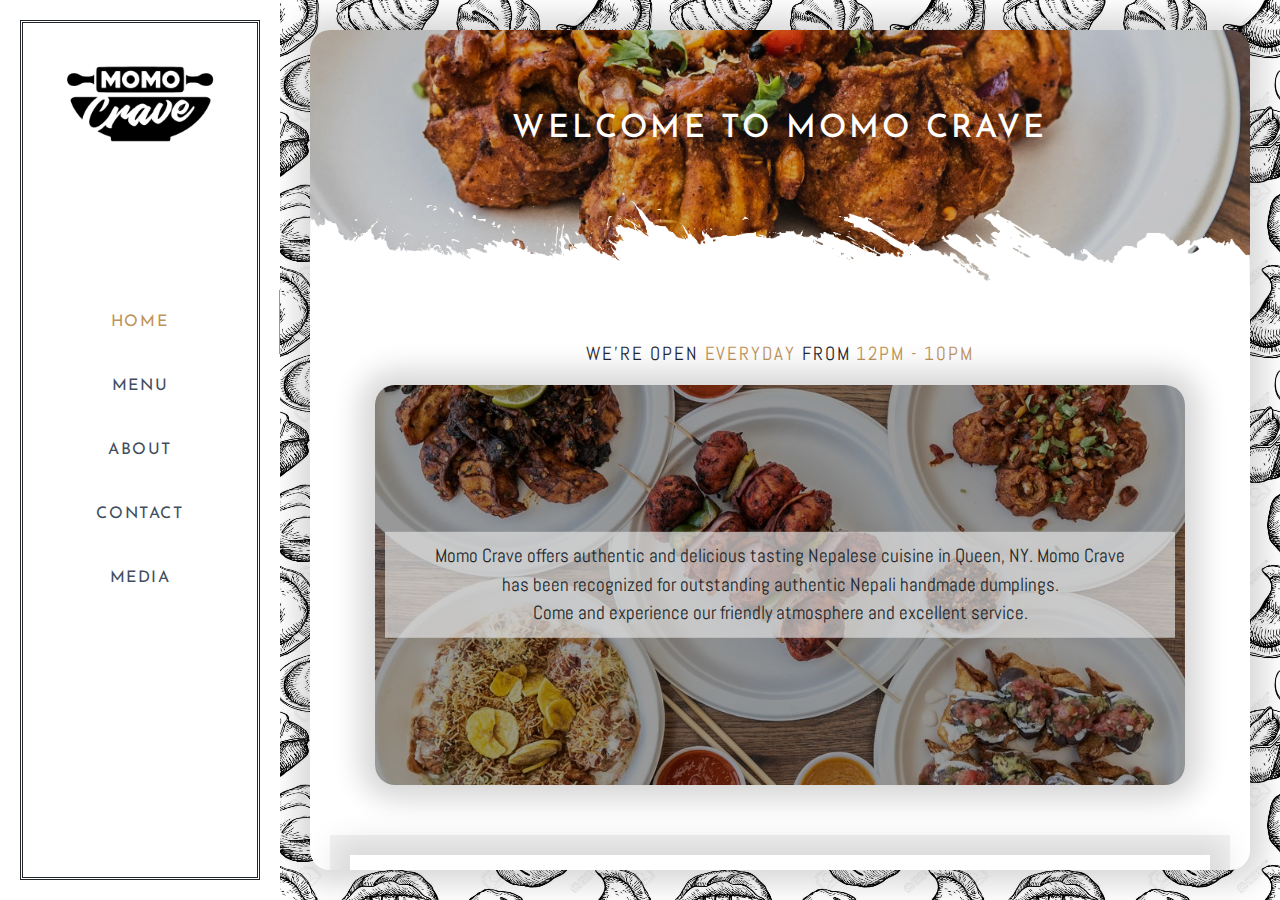
<file: index.html>
<!DOCTYPE html>
<html>
  <head>
    <!-- Required meta tags -->
    <meta charset="utf-8">
    <meta name="viewport" content="width=device-width, initial-scale=1, shrink-to-fit=no">
    <!-- Bootstrap CSS -->
    <link rel="stylesheet" href="https://maxcdn.bootstrapcdn.com/bootstrap/4.0.0/css/bootstrap.min.css" integrity="sha384-Gn5384xqQ1aoWXA+058RXPxPg6fy4IWvTNh0E263XmFcJlSAwiGgFAW/dAiS6JXm" crossorigin="anonymous">
    <link rel="stylesheet" href="https://use.fontawesome.com/releases/v5.8.1/css/all.css" integrity="sha384-50oBUHEmvpQ+1lW4y57PTFmhCaXp0ML5d60M1M7uH2+nqUivzIebhndOJK28anvf" crossorigin="anonymous">  
    
    <link rel="stylesheet" href="style/main.css">
      
    <title>Momo Crave | Home</title>
    <style media="screen">
       
        nav a{
            font-weight: normal;
        }
        .right{
            background-image: url(images/momos.jpg);
            background-size: 30% 30%;
            background-repeat: round;
        }
        .main-content{
            max-width: 1000px;
            margin: auto;
            height: 100%;
            background-color: #fff;
            -webkit-box-shadow: 0px 0px 28px 15px rgba(0,0,0,0.15);
            -moz-box-shadow: 0px 0px 28px 15px rgba(0,0,0,0.15);
            box-shadow: 0px 0px 28px 15px rgba(0,0,0,0.15);
            border-radius: 20px;
            overflow-x: hidden;
            overflow-y: scroll;
        }
        ::-webkit-scrollbar {
          display: none;
        }
/*

        ::-webkit-scrollbar {
          width: 10px;
        }

        ::-webkit-scrollbar-track {
          display: none;
        }

        ::-webkit-scrollbar-thumb {
          background: #404E5F; 
        }
*/
        .main-content .content{
            padding-left: 20px;
            padding-right: 20px;
            -webkit-animation: fade-in-bottom 0.6s cubic-bezier(0.390, 0.575, 0.565, 1.000) both;
	        animation: fade-in-bottom 0.6s cubic-bezier(0.390, 0.575, 0.565, 1.000) both;
        }
        @-webkit-keyframes fade-in-bottom {
          0% {
            -webkit-transform: translateY(50px);
                    transform: translateY(50px);
            opacity: 0;
          }
          100% {
            -webkit-transform: translateY(0);
                    transform: translateY(0);
            opacity: 1;
          }
        }
        .col-12{
            max-width: 90%;
            margin: auto;
            height: 400px;
            background-image: url(images/momo%20fusion.jpg);
            background-size: cover;
            background-position: center;
            background-repeat: no-repeat;
            padding: 0;
            border-radius: 20px;
            -moz-box-shadow: 0px 0px 28px 15px rgba(0,0,0,0.16);
            box-shadow: 0px 0px 28px 15px rgba(0,0,0,0.16);

        }
        .col-12 .overlay{
            width: 100%;
            height: 100%;
            background-color: rgba(0,0,0,0.4);
            padding: 10px;
            border-radius: 20px;
        }
        .white-overlay{
            position: relative;
            top: 50%;
            transform: translateY(-50%);
            background-color: rgba(223,223,223,.7);
            padding: 10px;
        }
        .main-content .content h1{
            width: 100%;
            text-transform: uppercase;
            font-family: 'Josefin Sans', sans-serif;
            text-align: center;
            font-size: 1.5em;
            margin: 0px;
            margin-bottom: 30px;
            padding: 0;
            display: none;
        }
        .white-overlay p{
/*            font-family: 'Lobster Two', cursive;*/
            font-family: 'Abel', sans-serif;
            font-size: 1.2em;
            text-align: center;
            width: 90%;
            margin: auto;
        }
        .img-banner{
            width: 100%;
            height: 300px;
            position: relative;
            left: 0;
            background-image: url(images/frymomos.jpg);
            background-position: bottom left;
            background-size: cover;
            background-repeat: no-repeat;
            pointer-events: none;
        }
        .img-banner .overlay{
            width: 100%;
            height: 100%;
            background-color: rgba(0,0,0,0.2);
        }
        .img-banner .overlay img{
            position: absolute;
            bottom: 0;
        }
        .img-banner .overlay h1{
            position: absolute;
            margin-top: 80px;
            width: 100%;
            text-transform: uppercase;
            font-family: 'Josefin Sans', sans-serif;
            text-align: center;
            color: #fff;
            letter-spacing: .1em;
            font-size: 2em;
            -webkit-animation: fade-in 1.2s cubic-bezier(0.390, 0.575, 0.565, 1.000) .3s both;
            animation: fade-in 1.2s cubic-bezier(0.390, 0.575, 0.565, 1.000) .3s both;   
        }
@-webkit-keyframes fade-in {
          0% {
            opacity: 0;
          }
          100% {
            opacity: 1;
          }
        }
        @keyframes fade-in {
          0% {
            opacity: 0;
          }
          100% {
            opacity: 1;
          }
        }
        .main-content .content .container p{
            text-align: center;
        }
        .hour-notice{
            font-size: 1em;
            margin-top: 10px;
            text-transform: uppercase;
        }
        .hour-notice p{
            font-family: 'Abel', sans-serif;
            text-align: center;
            color:#1F2832;
            font-size: 1.2em;
            letter-spacing: .1em;
            -webkit-animation: fade-in-bottom 0.6s cubic-bezier(0.390, 0.575, 0.565, 1.000) both;
            animation: fade-in-bottom 0.6s cubic-bezier(0.390, 0.575, 0.565, 1.000) both;
        }
        .hour-notice p span{
            color: #BE935A;
        }
        .order-option{
            background-color: #f2f2f2;
            text-align: center;
            padding: 20px;
            font-family: 'Josefin Sans', sans-serif;
            text-transform: uppercase;
            letter-spacing: .1em;
            font-size: 1em;
            margin-top: 50px;
            margin-bottom: 50px;
            -webkit-animation: fade-in-bottom 0.6s cubic-bezier(0.390, 0.575, 0.565, 1.000) .3s both;
            animation: fade-in-bottom 0.6s cubic-bezier(0.390, 0.575, 0.565, 1.000) .3s both;
        }
        .order-option img{
            margin-left: 10px;
            margin-right: 10px;
        }
        .order-option-wrap{
            background-color: #fff;
            padding: 20px;
            -webkit-box-shadow: 0px 0px 28px 15px rgba(0,0,0,0.1);
            -moz-box-shadow: 0px 0px 28px 15px rgba(0,0,0,0.1);
            box-shadow: 0px 0px 28px 15px rgba(0,0,0,0.1);
        }
        p.catering{
            text-align:center;
            font-family: 'Abel', sans-serif;
            margin-top: -20px;
            font-size: 1.2em;-webkit-animation: fade-in-bottom 0.6s cubic-bezier(0.390, 0.575, 0.565, 1.000) .5s both;
            animation: fade-in-bottom 0.6s cubic-bezier(0.390, 0.575, 0.565, 1.000) .5s both;
        }
        p.catering a{
            color:#BE935A;
        }
        .menu-border{
            height: 100%;
            border: double;
        }
        
        @media only screen and (max-height: 1000px) {
            ::-webkit-scrollbar {
                display: block;
                width: 5px;
            }

            ::-webkit-scrollbar-track {
                display: none;
            }

            ::-webkit-scrollbar-thumb {
                background: #404E5F; 
            }
        }
        @media only screen and (max-width: 800px) {
            .img-banner{height: 180px;}
            .img-banner .overlay h1{display: none;}
            .main-content .content h1{display: block;font-size: 1.3em;}   
            .hour-notice{
                font-size: .8em;
            }
            .order-option{
                display: flex;
                align-items: center;
                justify-content: center;
            }
            .order-option img{
                margin: 20px auto;
                display: block;
            }
            .order-option h2{
                font-size: 1.3em;
            }
            p.catering{font-size: 1em;}
        }
    </style>
  </head>
  <body>
    <!-- Small Screen navigation -->    
    <div class="mobile-logo"><a href="index.html"><div class="logo"></div></a></div>  
    <div class="mobile-nav">
        <nav>    
            <div class="aligned-items">
                <a href="index.html" class="active">Home</a>
                <a href="menu.html">Menu</a>    
                <a href="about.html">About</a>
                <a href="contact.html">Contact</a>
                <a href="media.html">Media</a>
            </div>
            <div class="nav-footer">
                <div class="icons">
                    <a href="https://www.instagram.com/momocrave" target="_blank"><i class="fab fa-instagram"></i></a>
                    <a href="https://www.facebook.com/momocrave/" target="_blank"><i class="fab fa-facebook-f"></i></a>
                    <a href="https://www.yelp.com/biz/momo-crave-woodside" target="_blank"><i class="fab fa-yelp"></i></a>
                </div>
            </div>
        </nav>
    </div>
    
    <div class="container">
        <div class="row">
            <!-- Large Screen navigation -->
            <div class="col left">
                <div class="menu-border">
                    <a href="index.html"><div class="logo"></div></a>
                    <nav>    
                        <div class="aligned-items">
                            <a href="index.html" class="active">Home</a>
                            <a href="menu.html">Menu</a>    
                            <a href="about.html">About</a>
                            <a href="contact.html">Contact</a>
                            <a href="media.html">Media</a>
                        </div>
                    </nav>
                    <div class="nav-footer">
                        <div class="icons">
                            <a href="https://www.instagram.com/momocrave" target="_blank"><i class="fab fa-instagram"></i></a>
                            <a href="https://www.facebook.com/momocrave/" target="_blank"><i class="fab fa-facebook-f"></i></a>
                            <a href="https://www.yelp.com/biz/momo-crave-woodside" target="_blank"><i class="fab fa-yelp"></i></a>
                        </div>
                    </div>
                </div>
            </div>
            <!-- Main content -->
            <div class="col right">
                <div class="main-content">
                    <div class="img-banner">
                        <div class="overlay">
                                <h1>Welcome to Momo Crave</h1>    
                        <img src="images/grunge-border-2-white.png" width="100%;">
                        </div>
                    </div>
                    <div class="content">
                        <h1>Welcome to Momo Crave</h1>
                        <div class="hour-notice">
                                <p>WE&#39;RE OPEN <span>EVERYDAY</span> FROM <span>12PM - 10PM</span></p>
                            </div>
                        <div class="container">
                            <div class="row">
                                <div class="col-12">
                                    <div class="overlay">
                                        <div class="white-overlay">
                                            <p>
                                                Momo Crave offers authentic and delicious tasting Nepalese cuisine in Queen, NY. Momo Crave has been recognized for outstanding authentic Nepali handmade dumplings.
                                                <br>
                                                Come and experience our friendly atmosphere and excellent service.
                                            </p>                                            
                                        </div>
                                    </div>
                                </div>
                            </div>
                        </div>
                        <div class="order-option">
                            <div class="order-option-wrap">
                                <h2>Order online</h2>
                                
                                <a href="https://www.seamless.com/menu/momo-crave-3807-69th-st-woodside/890555" target="_blank"><img src="images/seamless.png" width="110px"></a>
                                <a href="https://postmates.com/merchant/momo-crave-woodside" target="_blank"><img src="images/postmates.png" width="70px"></a>
                                <a href="https://www.grubhub.com/restaurant/momo-crave-3807-69th-st-woodside/890555" target="_blank"><img src="images/grubhub.png" width="90px"></a>
                            </div>
                        </div>
                        <p class="catering">We do catering too. <a href="tel:1-718-255-1714">Give us a call</a> for more info.</p>
                    </div>
                </div>
            </div>
        </div>
    </div>
    
      <!-- Menu icon -->
    <div class="menu-icon-wrap">
            <div class="plate bounce-in-fwd">
                <div id="nav-icon1">
                  <span><img src="images/white_fork.png" width="100%"></span>
                  <span><img src="images/white_spoon.png" width="100%"></span>
                  <span><img src="images/white_knife.png" width="100%"></span>
                </div>
            </div>
      </div>
      
    <script src="https://code.jquery.com/jquery-3.3.1.js"></script>
    <!--  to trigger menu icon animation  -->
    <script src="scripts/menuAnimation.js"></script>
    <!--  to open and close menu  -->
    <script src="scripts/opnCloseMenu.js"></script>  
      
    <!-- Optional JavaScript -->
    <!-- jQuery first, then Popper.js, then Bootstrap JS -->
    <script src="https://code.jquery.com/jquery-3.2.1.slim.min.js" integrity="sha384-KJ3o2DKtIkvYIK3UENzmM7KCkRr/rE9/Qpg6aAZGJwFDMVNA/GpGFF93hXpG5KkN" crossorigin="anonymous"></script>
    <script src="https://cdnjs.cloudflare.com/ajax/libs/popper.js/1.12.9/umd/popper.min.js" integrity="sha384-ApNbgh9B+Y1QKtv3Rn7W3mgPxhU9K/ScQsAP7hUibX39j7fakFPskvXusvfa0b4Q" crossorigin="anonymous"></script>
    <script src="https://maxcdn.bootstrapcdn.com/bootstrap/4.0.0/js/bootstrap.min.js" integrity="sha384-JZR6Spejh4U02d8jOt6vLEHfe/JQGiRRSQQxSfFWpi1MquVdAyjUar5+76PVCmYl" crossorigin="anonymous"></script>  
  </body>
</html>
</file>
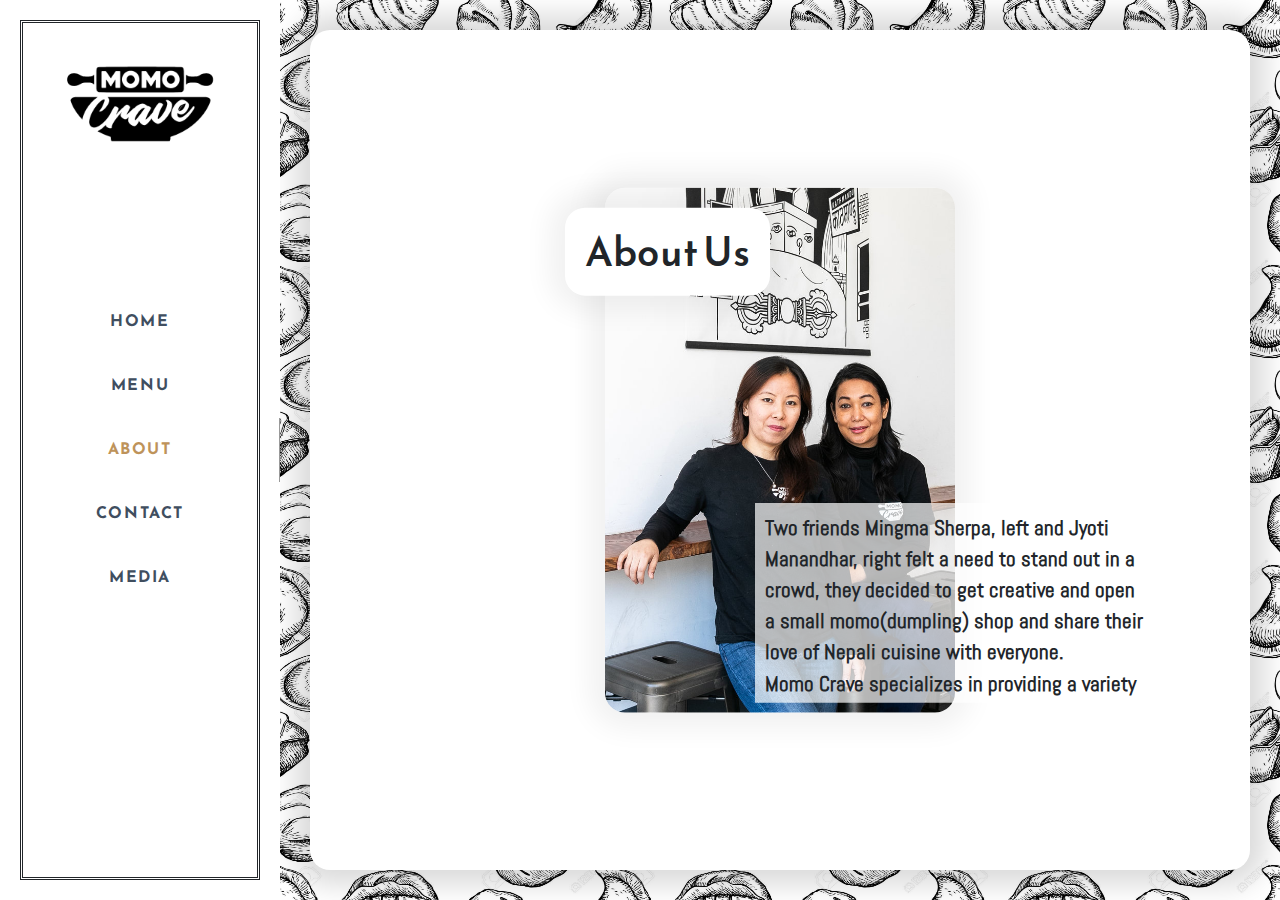
<file: about.html>
<!DOCTYPE html>
<html>
  <head>
    <!-- Required meta tags -->
    <meta charset="utf-8">
    <meta name="viewport" content="width=device-width, initial-scale=1, shrink-to-fit=no">
    <!-- Bootstrap CSS -->
    <link rel="stylesheet" href="https://maxcdn.bootstrapcdn.com/bootstrap/4.0.0/css/bootstrap.min.css" integrity="sha384-Gn5384xqQ1aoWXA+058RXPxPg6fy4IWvTNh0E263XmFcJlSAwiGgFAW/dAiS6JXm" crossorigin="anonymous">
    <link rel="stylesheet" href="https://use.fontawesome.com/releases/v5.8.1/css/all.css" integrity="sha384-50oBUHEmvpQ+1lW4y57PTFmhCaXp0ML5d60M1M7uH2+nqUivzIebhndOJK28anvf" crossorigin="anonymous">  
    
    <link rel="stylesheet" href="style/main.css">
      
    <title>Momo Crave | About</title>
    <style media="screen">
        .right{
            background-image: url(images/momos.jpg);
            background-size: 30% 30%;
            background-repeat: round;
        }
        .main-content{
            max-width: 1000px;
            margin: auto;
            height: 100%;
            background-color: #fff;
            -webkit-box-shadow: 0px 0px 28px 15px rgba(0,0,0,0.15);
            -moz-box-shadow: 0px 0px 28px 15px rgba(0,0,0,0.15);
            box-shadow: 0px 0px 28px 15px rgba(0,0,0,0.15);
            border-radius: 20px;
            overflow-x: hidden;
            overflow-y: scroll;
        }
        ::-webkit-scrollbar {
                display: block;
                width: 5px;
            }

            ::-webkit-scrollbar-track {
                display: none;
            }

            ::-webkit-scrollbar-thumb {
                background: #404E5F; 
            }
        .main-content .content{
            padding-left: 20px;
            padding-right: 20px;
            position: absolute;
            left: 50%;
            top: 50%;
            transform: translate(-50%,-50%);
        }
        .col-12{
            max-width: 90%;
            margin: auto;
            height: 400px;
            background-color: fuchsia;
            padding: 0;
            border-radius: 20px;
            -moz-box-shadow: 0px 0px 28px 15px rgba(0,0,0,0.16);
            box-shadow: 0px 0px 28px 15px rgba(0,0,0,0.16);

        }
        .menu-border{
            height: 100%;
            border: double;
        }
        .img-1{
            pointer-events: none;
            border-radius: 20px;
            -webkit-box-shadow: 0px 0px 28px 15px rgba(0,0,0,0.06);
            -moz-box-shadow: 0px 0px 28px 15px rgba(0,0,0,0.06);
            box-shadow: 0px 0px 28px 15px rgba(0,0,0,0.06);
            -webkit-animation: fade-in-bottom 0.6s cubic-bezier(0.390, 0.575, 0.565, 1.000) both;
	        animation: fade-in-bottom 0.6s cubic-bezier(0.390, 0.575, 0.565, 1.000) both;
        }
        h1.about-us{
            z-index: 2;
            font-family: 'Reem Kufi', sans-serif;
            position: absolute;
            top: 20px;
            left: -20px;
            padding: 20px;
            background-color: #fff;
            -webkit-box-shadow: 0px 0px 28px 15px rgba(0,0,0,0.06);
            -moz-box-shadow: 0px 0px 28px 15px rgba(0,0,0,0.06);
            box-shadow: 0px 0px 28px 15px rgba(0,0,0,0.06);
            border-radius: 20px;
            -webkit-animation: fade-in-left 0.6s cubic-bezier(0.390, 0.575, 0.565, 1.000) .5s both;
	        animation: fade-in-left 0.6s cubic-bezier(0.390, 0.575, 0.565, 1.000) .5s both;
        }
        .about-p{
            width: 400px;
            height: 200px;
            position: absolute;
            font-family: 'Abel', sans-serif;
            font-weight: bold;
            background-color: rgba(255,255,255,.7);
            left: 170px;
            bottom: 10px;
            padding: 10px;
            font-size: 1.3em;
            overflow: scroll;
            -webkit-animation: fade-in-right 0.6s cubic-bezier(0.390, 0.575, 0.565, 1.000) .7s both;
	        animation: fade-in-right 0.6s cubic-bezier(0.390, 0.575, 0.565, 1.000) .7s both;
        }
        @-webkit-keyframes fade-in-left {
          0% {
            -webkit-transform: translateX(-50px);
                    transform: translateX(-50px);
            opacity: 0;
          }
          100% {
            -webkit-transform: translateX(0);
                    transform: translateX(0);
            opacity: 1;
          }
        }
        @keyframes fade-in-left {
          0% {
            -webkit-transform: translateX(-50px);
                    transform: translateX(-50px);
            opacity: 0;
          }
          100% {
            -webkit-transform: translateX(0);
                    transform: translateX(0);
            opacity: 1;
          }
        }


        @-webkit-keyframes fade-in-right {
          0% {
            -webkit-transform: translateX(50px);
                    transform: translateX(50px);
            opacity: 0;
          }
          100% {
            -webkit-transform: translateX(0);
                    transform: translateX(0);
            opacity: 1;
          }
        }
        @keyframes fade-in-right {
          0% {
            -webkit-transform: translateX(50px);
                    transform: translateX(50px);
            opacity: 0;
          }
          100% {
            -webkit-transform: translateX(0);
                    transform: translateX(0);
            opacity: 1;
          }
        }

        @-webkit-keyframes fade-in-bottom {
          0% {
            -webkit-transform: translateY(50px);
                    transform: translateY(50px);
            opacity: 0;
          }
          100% {
            -webkit-transform: translateY(0);
                    transform: translateY(0);
            opacity: 1;
          }
        }
        @keyframes fade-in-bottom {
          0% {
            -webkit-transform: translateY(50px);
                    transform: translateY(50px);
            opacity: 0;
          }
          100% {
            -webkit-transform: translateY(0);
                    transform: translateY(0);
            opacity: 1;
          }
        }

        @-webkit-keyframes flip-2-ver-left-fwd {
          0% {
            -webkit-transform: translateX(0) translateZ(0) rotateY(0);
                    transform: translateX(0) translateZ(0) rotateY(0);
            -webkit-transform-origin: 0% 50%;
                    transform-origin: 0% 50%;
          }
          100% {
            -webkit-transform: translateX(-100%) translateZ(160px) rotateY(180deg);
                    transform: translateX(-100%) translateZ(160px) rotateY(180deg);
            -webkit-transform-origin: 100% 0%;
                    transform-origin: 100% 0%;
          }
        }
        @keyframes flip-2-ver-left-fwd {
          0% {
            -webkit-transform: translateX(0) translateZ(0) rotateY(0);
                    transform: translateX(0) translateZ(0) rotateY(0);
            -webkit-transform-origin: 0% 50%;
                    transform-origin: 0% 50%;
          }
          100% {
            -webkit-transform: translateX(-100%) translateZ(160px) rotateY(180deg);
                    transform: translateX(-100%) translateZ(160px) rotateY(180deg);
            -webkit-transform-origin: 100% 0%;
                    transform-origin: 100% 0%;
          }
        }

        
        
        @media only screen and (max-width: 1000px) {
            h1.about-us{
                left: 30px;
                font-size: 1.4em;
            }
            .about-p{
                border-radius: 20px;
                left: 60px;
                bottom: -40px;
                width: 200px;
                margin: auto;
            }
            .img-1{
                width: 270px;
                -moz-box-shadow: 0px 0px 28px 15px rgba(0,0,0,0.16);
                box-shadow: 0px 0px 28px 15px rgba(0,0,0,0.16);
            }
        }
    </style>
  </head>
  <body>
    <!-- Small Screen navigation --> 
    <div class="mobile-logo"><a href="index.html"><div class="logo"></div></a></div>  
    <div class="mobile-nav">
        <nav>    
            <div class="aligned-items">
                <a href="index.html">Home</a>
                <a href="menu.html">Menu</a>    
                <a href="about.html" class="active">About</a>
                <a href="contact.html">Contact</a>
                <a href="media.html">Media</a>
            </div>
            <div class="nav-footer">
                <div class="icons">
                    <a href="https://www.instagram.com/momocrave" target="_blank"><i class="fab fa-instagram"></i></a>
                    <a href="https://www.facebook.com/momocrave/" target="_blank"><i class="fab fa-facebook-f"></i></a>
                    <a href="https://www.yelp.com/biz/momo-crave-woodside" target="_blank"><i class="fab fa-yelp"></i></a>
                </div>
            </div>
        </nav>
    </div>
    
    <div class="container">
        <div class="row">
            <!-- Large Screen navigation -->
            <div class="col left">
               <div class="menu-border">     
                    <a href="index.html"><div class="logo"></div></a>
                    <nav>    
                        <div class="aligned-items">
                            <a href="index.html">Home</a>
                            <a href="menu.html">Menu</a>    
                            <a href="about.html" class="active">About</a>
                            <a href="contact.html">Contact</a>
                            <a href="media.html">Media</a>
                        </div>
                    </nav>
                    <div class="nav-footer">
                        <div class="icons">
                            <a href="https://www.instagram.com/momocrave" target="_blank"><i class="fab fa-instagram"></i></a>
                            <a href="https://www.facebook.com/momocrave/" target="_blank"><i class="fab fa-facebook-f"></i></a>
                            <a href="https://www.yelp.com/biz/momo-crave-woodside" target="_blank"><i class="fab fa-yelp"></i></a>
                        </div>
                    </div>
                </div>
            </div>
            <!-- Main content -->
            <div class="col right">
                <div class="main-content">
                    
                    <div class="content">
                        <h1 class="about-us">About Us</h1>
                        <img class="img-1" src="images/owners.jpg" width="350px;">
                        <div class="about-p">
                            <p>
                                Two friends Mingma Sherpa, left and Jyoti Manandhar, right felt a need to stand out in a crowd, they decided to get creative and open a small momo&#40;dumpling&#41; shop and share their love of Nepali cuisine with everyone. 
                                <br>
                                Momo Crave specializes in providing a variety of delicious Nepalese flavors in variety of dishes. Our cuisine is colorful and flavorful while also simple and traditional. We are recognized for serving authentic Nepali dumplings with a unqiue twist.
                            </p>
                        </div>
                    </div>
                </div>
            </div>
        </div>
    </div>
    
    <!-- Menu icon -->
    <div class="menu-icon-wrap">
            <div class="plate bounce-in-fwd">
                <div id="nav-icon1">
                  <span><img src="images/white_fork.png" width="100%"></span>
                  <span><img src="images/white_spoon.png" width="100%"></span>
                  <span><img src="images/white_knife.png" width="100%"></span>
                </div>
            </div>
      </div>
      
    <script src="https://code.jquery.com/jquery-3.3.1.js"></script>
    <!--  to trigger menu icon animation  -->
    <script src="scripts/menuAnimation.js"></script>
    <!--  to open and close menu  -->
    <script src="scripts/opnCloseMenu.js"></script>  
      
    <!-- Optional JavaScript -->
    <!-- jQuery first, then Popper.js, then Bootstrap JS -->
    <script src="https://code.jquery.com/jquery-3.2.1.slim.min.js" integrity="sha384-KJ3o2DKtIkvYIK3UENzmM7KCkRr/rE9/Qpg6aAZGJwFDMVNA/GpGFF93hXpG5KkN" crossorigin="anonymous"></script>
    <script src="https://cdnjs.cloudflare.com/ajax/libs/popper.js/1.12.9/umd/popper.min.js" integrity="sha384-ApNbgh9B+Y1QKtv3Rn7W3mgPxhU9K/ScQsAP7hUibX39j7fakFPskvXusvfa0b4Q" crossorigin="anonymous"></script>
    <script src="https://maxcdn.bootstrapcdn.com/bootstrap/4.0.0/js/bootstrap.min.js" integrity="sha384-JZR6Spejh4U02d8jOt6vLEHfe/JQGiRRSQQxSfFWpi1MquVdAyjUar5+76PVCmYl" crossorigin="anonymous"></script>  
  </body>
</html>
</file>
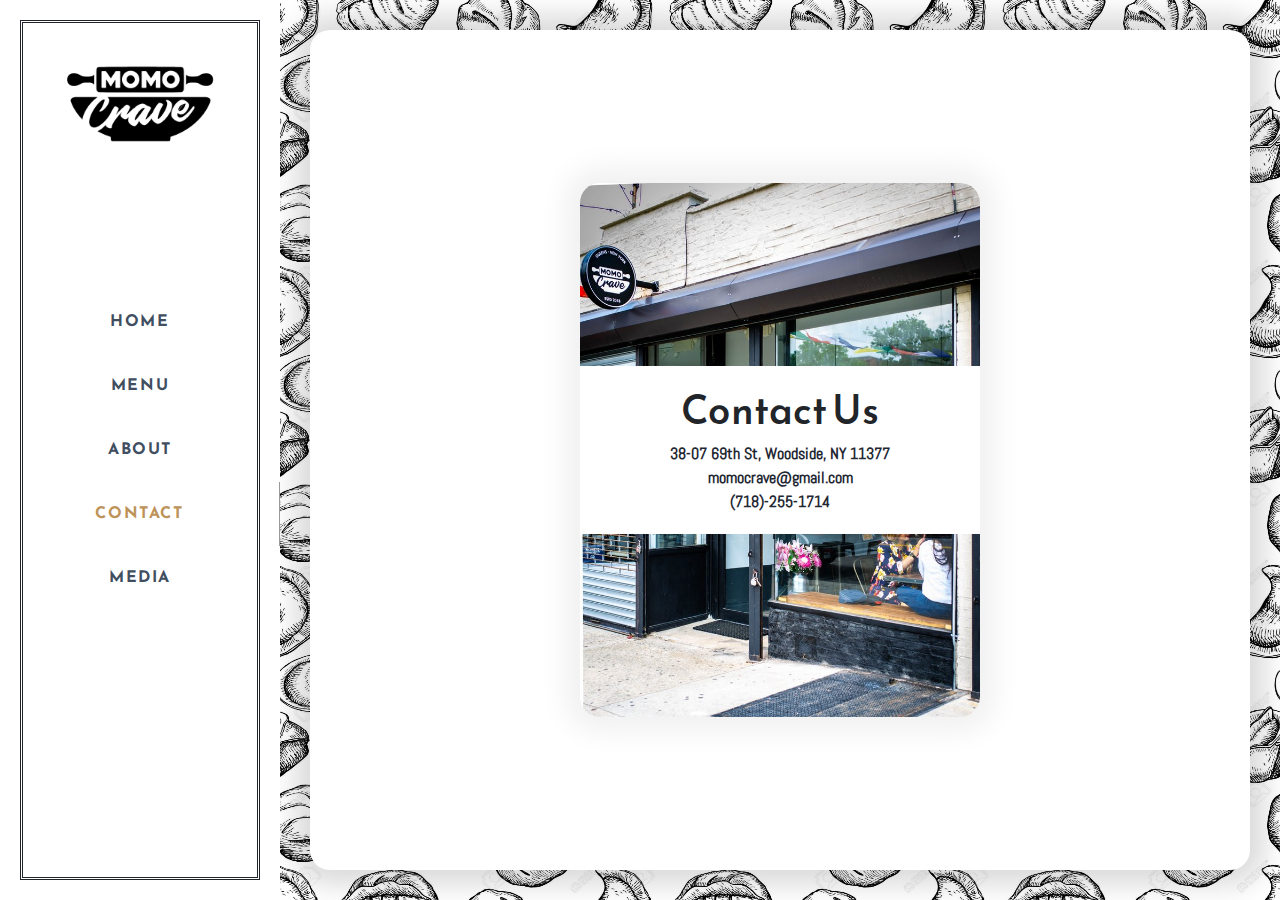
<file: contact.html>
<!DOCTYPE html>
<html>
  <head>
    <!-- Required meta tags -->
    <meta charset="utf-8">
    <meta name="viewport" content="width=device-width, initial-scale=1, shrink-to-fit=no">
    <!-- Bootstrap CSS -->
    <link rel="stylesheet" href="https://maxcdn.bootstrapcdn.com/bootstrap/4.0.0/css/bootstrap.min.css" integrity="sha384-Gn5384xqQ1aoWXA+058RXPxPg6fy4IWvTNh0E263XmFcJlSAwiGgFAW/dAiS6JXm" crossorigin="anonymous">
    <link rel="stylesheet" href="https://use.fontawesome.com/releases/v5.8.1/css/all.css" integrity="sha384-50oBUHEmvpQ+1lW4y57PTFmhCaXp0ML5d60M1M7uH2+nqUivzIebhndOJK28anvf" crossorigin="anonymous">  
    
    <link rel="stylesheet" href="style/main.css">
      
    <title>Momo Crave | Contact</title>
    <style media="screen">
        .right{
            background-image: url(images/momos.jpg);
            background-size: 30% 30%;
            background-repeat: round;
        }
        .main-content{
            max-width: 1000px;
            margin: auto;
            height: 100%;
            background-color: #fff;
            -webkit-box-shadow: 0px 0px 28px 15px rgba(0,0,0,0.15);
            -moz-box-shadow: 0px 0px 28px 15px rgba(0,0,0,0.15);
            box-shadow: 0px 0px 28px 15px rgba(0,0,0,0.15);
            border-radius: 20px;
            overflow-x: hidden;
            overflow-y: scroll;
            
        }
        ::-webkit-scrollbar {
            display: none;
        }
        .main-content .content{
            padding-left: 20px;
            padding-right: 20px;
            position: absolute;
            left: 50%;
            top: 50%;
            transform: translate(-50%,-50%);
        }
        .menu-border{
            height: 100%;
            border: double;
        }
        .col-12{
            display: flex;
            align-items: center;
            justify-content: center;
            text-align: center;
        }
        .img-1{
            border-radius: 20px;
            float: left;
            -webkit-box-shadow: 0px 0px 28px 15px rgba(0,0,0,0.06);
            -moz-box-shadow: 0px 0px 28px 15px rgba(0,0,0,0.06);
            box-shadow: 0px 0px 28px 15px rgba(0,0,0,0.06);
            -webkit-animation: fade-in-bottom 0.6s cubic-bezier(0.390, 0.575, 0.565, 1.000) both;
	        animation: fade-in-bottom 0.6s cubic-bezier(0.390, 0.575, 0.565, 1.000) both;
        }
        .contact-details{
            position: absolute;
            background-color: #fff;
            float: left;
            top: 50%;
            transform: translateX(-50%) translateY(-50%);
            left: 50%;
            padding: 20px;
            width: 400px;
            -webkit-animation: fade-in 1.2s cubic-bezier(0.390, 0.575, 0.565, 1.000) .5s both;
	        animation: fade-in 1.2s cubic-bezier(0.390, 0.575, 0.565, 1.000) .5s both;
        }
        .contact-details a{
            margin: 10px;
            color: #1F2832;
            font-family: 'Abel', sans-serif;
            font-weight: bold;
        }
        h1{
            font-family: 'Reem Kufi', sans-serif;
        }
        @-webkit-keyframes fade-in-bottom {
          0% {
            -webkit-transform: translateY(50px);
                    transform: translateY(50px);
            opacity: 0;
          }
          100% {
            -webkit-transform: translateY(0);
                    transform: translateY(0);
            opacity: 1;
          }
        }
        @media only screen and (max-width: 800px) {
            h1{
                top: 110px;
                font-size: 1.7em;
            }
            .img-1{
                width: 290px;
            }
            .contact-details{
                width: 290px;
            }
        }
        @-webkit-keyframes fade-in {
          0% {
            opacity: 0;
          }
          100% {
            opacity: 1;
          }
        }
        @keyframes fade-in {
          0% {
            opacity: 0;
          }
          100% {
            opacity: 1;
          }
        }

    </style>
  </head>
  <body>
    <!-- Small Screen navigation -->  
    <div class="mobile-logo"><a href="index.html"><div class="logo"></div></a></div>  
    <div class="mobile-nav">
        <nav>    
            <div class="aligned-items">
                <a href="index.html">Home</a>
                <a href="menu.html">Menu</a>    
                <a href="about.html">About</a>
                <a href="contact.html" class="active">Contact</a>
                <a href="media.html">Media</a>
            </div>
            <div class="nav-footer">
                <div class="icons">
                    <a href="https://www.instagram.com/momocrave" target="_blank"><i class="fab fa-instagram"></i></a>
                    <a href="https://www.facebook.com/momocrave/" target="_blank"><i class="fab fa-facebook-f"></i></a>
                    <a href="https://www.yelp.com/biz/momo-crave-woodside" target="_blank"><i class="fab fa-yelp"></i></a>
                </div>
            </div>
        </nav>
    </div>
    
    <div class="container">
        <div class="row">
            <!-- Large Screen navigation -->
            <div class="col left">
                <div class="menu-border">
                    <a href="index.html"><div class="logo"></div></a>
                    <nav>    
                        <div class="aligned-items">
                            <a href="index.html">Home</a>
                            <a href="menu.html">Menu</a>    
                            <a href="about.html">About</a>
                            <a href="contact.html" class="active">Contact</a>
                            <a href="media.html">Media</a>
                        </div>
                    </nav>
                    <div class="nav-footer">
                        <div class="icons">
                            <a href="https://www.instagram.com/momocrave" target="_blank"><i class="fab fa-instagram"></i></a>
                            <a href="https://www.facebook.com/momocrave/" target="_blank"><i class="fab fa-facebook-f"></i></a>
                            <a href="https://www.yelp.com/biz/momo-crave-woodside" target="_blank"><i class="fab fa-yelp"></i></a>
                        </div>
                    </div>
                </div>
            </div>
            
            <!-- Main content -->
            <div class="col right">
                <div class="main-content">
                    <div class="content">
                        
                        <div class="container">
                            <div class="row">
                                <div class="col-12">
                                    <img width="400px;" src="images/o.jpg" class="img-1">
                                    <div class="contact-details">
                                        <h1>Contact Us</h1>
                                        <a href="https://www.google.com/maps/place/Momo+Crave/@40.745742,-73.9236588,13.41z/data=!4m5!3m4!1s0x0:0xa37c6cd8382d23d6!8m2!3d40.7468533!4d-73.8963091" target="_blank"><i class="fas fa-map-marker-alt"></i> 38-07 69th St, Woodside, NY 11377</a><br>
                                        <a href="mailto:">momocrave@gmail.com</a><br>
                                        <a href="tel:">&#40;718&#41;-255-1714</a>
                                    </div>
                                </div>
                            </div>
                        </div>
                    </div>
                </div>                
            </div>
        </div>
    </div>
      
    <!-- Menu icon -->
    <div class="menu-icon-wrap">
            <div class="plate bounce-in-fwd">
                <div id="nav-icon1">
                  <span><img src="images/white_fork.png" width="100%"></span>
                  <span><img src="images/white_spoon.png" width="100%"></span>
                  <span><img src="images/white_knife.png" width="100%"></span>
                </div>
            </div>
      </div>
      
    <script src="https://code.jquery.com/jquery-3.3.1.js"></script>
    <!--  to trigger menu icon animation  -->
    <script src="scripts/menuAnimation.js"></script>
    <!--  to open and close menu  -->
    <script src="scripts/opnCloseMenu.js"></script>  
      
    <!-- Optional JavaScript -->
    <!-- jQuery first, then Popper.js, then Bootstrap JS -->
    <script src="https://code.jquery.com/jquery-3.2.1.slim.min.js" integrity="sha384-KJ3o2DKtIkvYIK3UENzmM7KCkRr/rE9/Qpg6aAZGJwFDMVNA/GpGFF93hXpG5KkN" crossorigin="anonymous"></script>
    <script src="https://cdnjs.cloudflare.com/ajax/libs/popper.js/1.12.9/umd/popper.min.js" integrity="sha384-ApNbgh9B+Y1QKtv3Rn7W3mgPxhU9K/ScQsAP7hUibX39j7fakFPskvXusvfa0b4Q" crossorigin="anonymous"></script>
    <script src="https://maxcdn.bootstrapcdn.com/bootstrap/4.0.0/js/bootstrap.min.js" integrity="sha384-JZR6Spejh4U02d8jOt6vLEHfe/JQGiRRSQQxSfFWpi1MquVdAyjUar5+76PVCmYl" crossorigin="anonymous"></script>  
  </body>
</html>
</file>
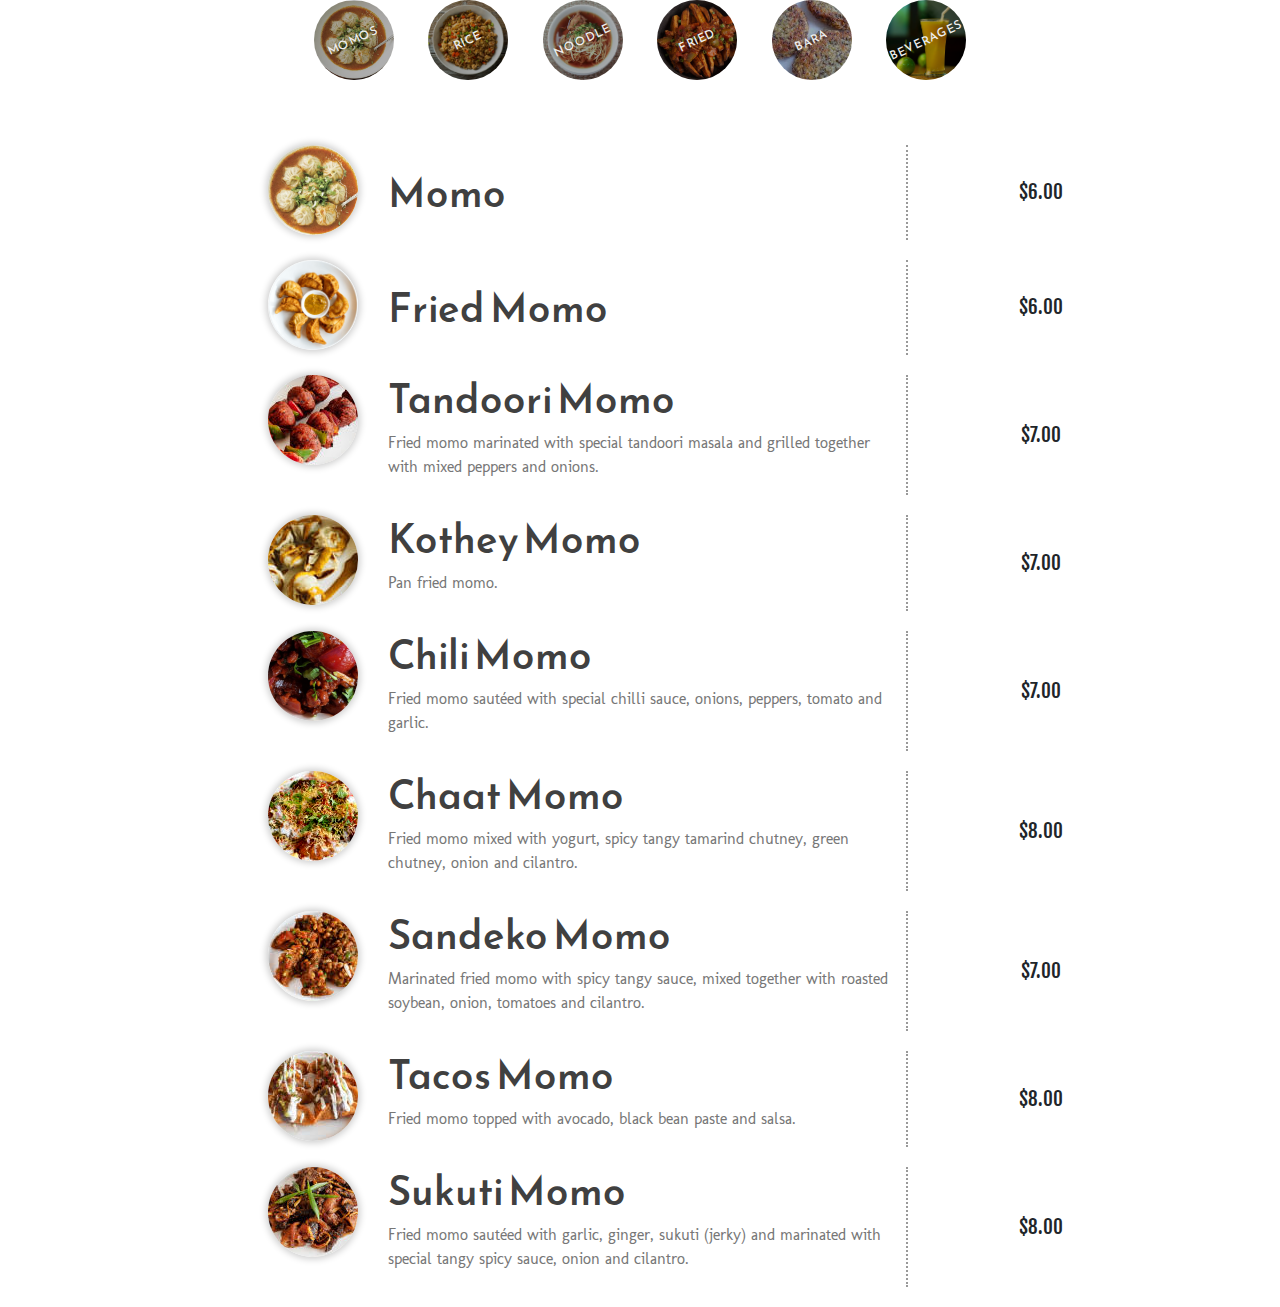
<file: food-menu.html>
<!doctype html>
<html lang="en">
  <head>
    <!-- Required meta tags -->
    <meta charset="utf-8">
    <meta name="viewport" content="width=device-width, initial-scale=1, shrink-to-fit=no">

    <!-- Bootstrap CSS -->
    <link rel="stylesheet" href="https://maxcdn.bootstrapcdn.com/bootstrap/4.0.0/css/bootstrap.min.css" integrity="sha384-Gn5384xqQ1aoWXA+058RXPxPg6fy4IWvTNh0E263XmFcJlSAwiGgFAW/dAiS6JXm" crossorigin="anonymous">

    <link rel="stylesheet" href="https://use.fontawesome.com/releases/v5.8.1/css/all.css" integrity="sha384-50oBUHEmvpQ+1lW4y57PTFmhCaXp0ML5d60M1M7uH2+nqUivzIebhndOJK28anvf" crossorigin="anonymous">  
    <title></title>
    <style>
        @import url('https://fonts.googleapis.com/css?family=Fjalla+One');
        @import url('https://fonts.googleapis.com/css?family=Reem+Kufi');
        @import url('https://fonts.googleapis.com/css?family=Molengo');
        
        .tab-content .row{
            margin: 20px;
        }
        .img-wrap{
            float: right;
            width: 90px;
            height: 90px;
            border-radius: 50%;
            -webkit-box-shadow: 0px 0px 7px 2px rgba(0,0,0,0.2);
            -moz-box-shadow: 0px 0px 7px 2px rgba(0,0,0,0.2);
            box-shadow: 0px 0px 7px 2px rgba(0,0,0,0.2);
        }
        .price{
            padding: 0;
            text-align: center;
            display: flex;
            align-items: center;
            justify-content: center;
            font-family: 'Fjalla One', sans-serif;
            font-size: 1.2em;
        }
        .price span {
            max-width: 50%;
        }
        .tab-content .col-6{border-right: 2px dotted #999;}
        .tab-content .col-3 span{
            line-height: 95px;
        }
        .tab-content  .col-6 h1{
            font-family: 'Reem Kufi', sans-serif;
            color: #404040;
        }
        .tab-content h1 i{
            position: absolute;
            top: 20px;
            padding-left: 10px;
            font-size: .4em;
            color: #D1262B;
        }
        .tab-content h1.center-h1{
            position: relative;
            top: 50%;
            transform: translateY(-50%);
        }
        .tab-content p{color: #777;font-family: 'Molengo', sans-serif;}
        .tab-content .img{
            width: 100%;
            height: 100%;
            border-radius: 50%;
            background-size:cover cover;
            background-position: center;
            background-repeat: no-repeat;
        }
        .tab-links{
            width: auto;
            height: 100px;
            margin: auto;
            padding: 0;
        }
        .tab ul{
            text-align: center;
            padding: 0;
            line-height: 100px;
        }
        .tab ul li{
            list-style: none;
            display: inline-block;
            margin-left: 15px;
            margin-right: 15px;
            cursor: pointer;
        }
        .round-wrap{
            display: flex;
            align-items: center;
            justify-content: center;
            width: 80px;
            height: 80px;
            border-radius: 50%;
            text-align: center;
            overflow: hidden;
            background-position: center;
            background-size: cover;
            background-repeat: no-repeat;
        }
        .round-wrap span{
            font-size: 12px;
            color: #efefef; 
            text-transform: uppercase;
            font-family: 'Reem Kufi', sans-serif;
            letter-spacing: .1em;
            position:absolute; 
            transform: rotate(-25deg);
            line-height: 87px;
            transition: .3s;
        }
        .round-wrap:hover span{
            transform: rotate(0);
        }
        .tab-content{
            transition: 2s;
            display: none;
        }
        .overlay{
            width: 100%;
            height: 100%;
            background-color: rgba(0,0,0,.3);
            display: flex;
            align-items: center;
            justify-content: center;
        }
        .fade-in-top{
            -webkit-animation: fade-in-top 1s cubic-bezier(0.175, 0.885, 0.320, 1.275) both;
	        animation: fade-in-top 1s cubic-bezier(0.175, 0.885, 0.320, 1.275) both;
        }
        @-webkit-keyframes fade-in-top {
          0% {
            -webkit-transform: translateY(-50px);
                    transform: translateY(-50px);
            opacity: 0;
          }
          100% {
            -webkit-transform: translateY(0);
                    transform: translateY(0);
            opacity: 1;
          }
        }
        @keyframes fade-in-top {
          0% {
            -webkit-transform: translateY(-50px);
                    transform: translateY(-50px);
            opacity: 0;
          }
          100% {
            -webkit-transform: translateY(0);
                    transform: translateY(0);
            opacity: 1;
          }
        }

    </style>  
  </head>
  <body>
    
      <div class="tab">
        <ul>
            <li class="tab-links" onclick="openMenu('momos')" id="defaultOpen">
                    <div class="round-wrap" style="background-image: url(images/jhol-momo.jpg);background-position:-7px 1px;"><div class="overlay"><span>Momos</span></div></div>
            </li>
            <li class="tab-links" onclick="openMenu('rice')"><div class="round-wrap" style="background-image: url(images/fried-rice.jpg);background-position: -33px 0px;"><div class="overlay"><span>Rice</span></div></div></li>
            <li class="tab-links" onclick="openMenu('noodle')"><div class="round-wrap" style="background-image: url(images/thukpa.jpg)"><div class="overlay"><span>Noodle</span></div></div></li>
            <li class="tab-links" onclick="openMenu('fried')" ><div class="round-wrap" style="background-image: url(images/potato.jpg)"><div class="overlay"><span>Fried</span></div></div></li>
            <li class="tab-links" onclick="openMenu('bara')"><div class="round-wrap" style="background-image: url(images/beefbara.jpg)"><div class="overlay"><span>Bara</span></div></div></li>
            <li class="tab-links" onclick="openMenu('beverages')"><div class="round-wrap" style="background-image: url(images/beverages.jpg);background-position: -40px 0px;"><div class="overlay"><span>Beverages</span></div></div></li>
        </ul>
      </div>
      
      <!--momos-->
      <div class="container tab-content" id="momos">
          <div class="row fade-in-top" style="animation-delay: .3s;">
                <div class="col-3">
                  <div class="img-wrap"><div class="img" style="background-image: url(images/jhol-momo.jpg);background-size: 155px;background-position: -17px -5px;"></div></div>
                </div>
                <div class="col-6">
                    <h1 class="center-h1">Momo</h1>
                </div>
                <div class="col-3 price">
                  <span>&#36;6.00</span>
                </div>
          </div>
          
          <div class="row fade-in-top" style="animation-delay: .5s;">
            <div class="col-3">
              <div class="img-wrap"><div class="img" style="background-image: url(images/fried.png); background-size: contain;"></div></div>
            </div>
            <div class="col-6">
                <h1 class="center-h1">Fried Momo</h1>
            </div>
            <div class="col-3 price">
              <span>&#36;6.00</span>
            </div>
          </div>
          
          <div class="row fade-in-top" style="animation-delay: .7s;">
            <div class="col-3">
              <div class="img-wrap"><div class="img" style="background-image: url(images/tandoori.jpeg)"></div></div>
            </div>
            <div class="col-6">
                <h1>Tandoori Momo</h1>
                <p>Fried momo marinated with special tandoori masala and grilled together with mixed peppers and onions.</p>
            </div>
            <div class="col-3 price">
              <span>&#36;7.00</span>
            </div>
          </div>
          
          <div class="row fade-in-top" style="animation-delay: .9s;">
            <div class="col-3">
              <div class="img-wrap"><div class="img" style="background-image: url(images/kothey.jpeg);background-position: center top;"></div></div>
            </div>
            <div class="col-6">
                <h1>Kothey Momo</h1>
                <p>Pan fried momo.</p>
            </div>
            <div class="col-3 price">
              <span>&#36;7.00</span>
            </div>
          </div>
          
          <div class="row fade-in-top" style="animation-delay: 1.1s;">
            <div class="col-3">
              <div class="img-wrap"><div class="img" style="background-image: url(images/chili.png);background-position: bottom;filter: brightness(130%);"></div></div>
            </div>
            <div class="col-6">
                <h1>Chili Momo <i class="fas fa-pepper-hot"></i></h1>
                <p>Fried momo sautéed with special chilli sauce, onions, peppers, tomato and garlic.</p>
            </div>
            <div class="col-3 price">
              <span>&#36;7.00</span>
            </div>
          </div>
          
          <div class="row fade-in-top" style="animation-delay: 1.3s;">
            <div class="col-3">
              <div class="img-wrap"><div class="img" style="background-image: url(images/chaat.jpeg);background-position: center;filter: contrast(120%);"></div></div>
            </div>
            <div class="col-6">
                <h1>Chaat Momo <i class="fas fa-pepper-hot"></i></h1>
                <p>Fried momo mixed with yogurt, spicy tangy tamarind chutney, green chutney, onion and cilantro.</p>
            </div>
            <div class="col-3 price">
              <span>&#36;8.00</span>
            </div>
          </div>
          
          <div class="row fade-in-top" style="animation-delay: 1.5s;">
            <div class="col-3">
              <div class="img-wrap"><div class="img" style="background-image: url(images/sandeko.jpeg);background-position: center;"></div></div>
            </div>
            <div class="col-6">
                <h1>Sandeko Momo <i class="fas fa-pepper-hot"></i></h1>
                <p>Marinated fried momo with spicy tangy sauce, mixed together with roasted soybean, onion, tomatoes and cilantro.</p>
            </div>
            <div class="col-3 price">
              <span>&#36;7.00</span>
            </div>
          </div>
          
          <div class="row fade-in-top" style="animation-delay: 1.7s;">
            <div class="col-3">
              <div class="img-wrap"><div class="img" style="background-image: url(images/tacos.jpeg)"></div></div>
            </div>
            <div class="col-6">
                <h1>Tacos Momo</h1>
                <p>Fried momo topped with avocado, black bean paste and salsa.</p>
            </div>
            <div class="col-3 price">
              <span>&#36;8.00</span>
            </div>
          </div>
          
          <div class="row fade-in-top" style="animation-delay: 1.9s;">
            <div class="col-3">
              <div class="img-wrap"><div class="img" style="background-image: url(images/sukuti.jpeg);background-position: center;"></div></div>
            </div>
            <div class="col-6">
                <h1>Sukuti Momo <i class="fas fa-pepper-hot"></i></h1>
                <p>Fried momo sautéed with garlic, ginger, sukuti (jerky) and marinated with special tangy spicy sauce, onion and cilantro.</p>
            </div>
            <div class="col-3 price">
              <span>&#36;8.00</span>
            </div>
          </div>
      </div>
      <!--rice-->
      <div class="container tab-content" id="rice">
        <div class="row fade-in-top" style="animation-delay: 0s;">
            <div class="col-3">
              <div class="img-wrap"><div class="img" style="background-image: url(images/samay.jpeg);background-size: 140px ;background-position: -25px -7px;"></div></div>
            </div>
            <div class="col-6">
                <h1>Samay Baji</h1>
                <p>A wide selection of platter with flattened rice,ground lentil patties, spiced potato, mixed pickle,spiced black gram and special marinated chicken.</p>
            </div>
            <div class="col-3 price">
              <span>&#36;10.00</span>
            </div>
          </div>
          <div class="row fade-in-top" style="animation-delay: .2s;">
            <div class="col-3">
              <div class="img-wrap"><div class="img" style="background-image: url(images/fried%20rice.png)"></div></div>
            </div>
            <div class="col-6">
                <h1>Fried Rice</h1>
                <p>Stir fried rice with mixed vegetables/choice of meat.</p>
            </div>
            <div class="col-3 price">
              <span>&#36;7.00</span>
            </div>
          </div>
      </div>
      <!--noodle-->
      <div class="container tab-content" id="noodle">
        <div class="row fade-in-top" style="animation-delay: 0s;">
            <div class="col-3">
              <div class="img-wrap"><div class="img" style="background-image: url(images/chowmein.jpg);background-size: 139px ;background-position: -25px 0px;"></div></div>
            </div>
            <div class="col-6">
                <h1>Chow Mein</h1>
                <p>Stir fried noodle with mixed vegetable, onions, peppers and choice of meat.</p>
            </div>
            <div class="col-3 price">
              <span>&#36;7.00</span>
            </div>
          </div>
          <div class="row fade-in-top" style="animation-delay: .2s;">
            <div class="col-3">
              <div class="img-wrap"><div class="img" style="background-image: url(images/thukpa.jpg);background-size: 145px ;background-position: -20px -25px;"></div></div>
            </div>
            <div class="col-6">
                <h1>Thukpa</h1>
                <p>Soup base noodle with mixed vegetable/choice of meat.</p>
            </div>
            <div class="col-3 price">
              <span>&#36;8.00</span>
            </div>
          </div>
      </div>
      <!--fried-->
      <div class="container tab-content" id="fried">
        <div class="row fade-in-top" style="animation-delay: 0s;">
            <div class="col-3">
              <div class="img-wrap"><div class="img" style="background-image: url(images/drumsticks.jpeg);background-size: 170px ;background-position: -35px -19px;"></div></div>
            </div>
            <div class="col-6">
                <h1 class="center-h1">Chicken Drumsticks</h1>
            </div>
            <div class="col-3 price">
              <span>&#36;6.00</span>
            </div>
          </div>
          <div class="row fade-in-top" style="animation-delay: .2s;">
            <div class="col-3">
              <div class="img-wrap"><div class="img" style="background-image: url(images/chickenchili.jpg);background-size: 100px ;background-position: -10px -5px;filter: brightness(140%);filter: saturate(0.9)"></div></div>
            </div>
            <div class="col-6">
                <h1>Chicken Chili</h1>
                <p>Fried boneless chicken sautéed with onion, garlic, tomatoes, green chilli, mixed peppers and special chilli sauce.</p>
            </div>
            <div class="col-3 price">
              <span>&#36;8.00</span>
            </div>
          </div>
          <div class="row fade-in-top" style="animation-delay: 0.4s;">
            <div class="col-3">
              <div class="img-wrap"><div class="img" style="background-image: url(images/potato.jpg);background-size: 145px ;background-position: -29px 0px;"></div></div>
            </div>
            <div class="col-6">
                <h1>Potato Chili</h1>
                <p>Potato sautéed with onion,garlic,peppers, green chilli and special chilli sauce.</p>
            </div>
            <div class="col-3 price">
              <span>&#36;6.00</span>
            </div>
          </div>
          <div class="row fade-in-top" style="animation-delay: .6s;">
            <div class="col-3">
              <div class="img-wrap"><div class="img" style="background-image: url(images/katti.jpeg);background-size: 155px ;background-position: -30px -10px;"></div></div>
            </div>
            <div class="col-6">
                <h1>Katti Roll</h1>
                <p>Roti/Chapati filled with chicken tikka, peppers and onions flavored with spices.</p>
            </div>
            <div class="col-3 price">
              <span>&#36;6.00</span>
            </div>
          </div>
      </div>
      <!--bara-->
      <div class="container tab-content" id="bara">
        <div class="row fade-in-top" style="animation-delay: 0s;">
            <div class="col-3">
              <div class="img-wrap"><div class="img" style="background-image: url(images/bara.jpg);background-size: 120px;background-position:center;"></div></div>
            </div>
            <div class="col-6">
                <h1 class="center-h1">Plain Bara</h1>
            </div>
            <div class="col-3 price">
              <span>&#36;2.00</span>
            </div>
          </div>
          <div class="row fade-in-top" style="animation-delay: .2s;">
            <div class="col-3">
              <div class="img-wrap"><div class="img" style="background-image: url(images/eggbara.jpg);background-size: 180px ;background-position: -48px -45px;"></div></div>
            </div>
            <div class="col-6">
                <h1 class="center-h1">Egg Bara</h1>
            </div>
            <div class="col-3 price">
              <span>&#36;3.00</span>
            </div>
          </div>
          <div class="row fade-in-top" style="animation-delay: .4s;">
            <div class="col-3">
              <div class="img-wrap"><div class="img" style="background-image: url(images/beefbara.jpg);background-size: 120px ;background-position:center;filter: brightness(60%);filter: saturate(1.3);"></div></div>
            </div>
            <div class="col-6">
                <h1 class="center-h1">Chicken OR Beef Bara</h1>
            </div>
            <div class="col-3 price">
              <span>&#36;4.00</span>
            </div>
          </div>
          <div class="row fade-in-top" style="animation-delay: .6s;">
            <div class="col-3">
              <div class="img-wrap"><div class="img" style="background-image: url(images/mixbara.JPG);background-size: 135px ;background-position: center;"></div></div>
            </div>
            <div class="col-6">
                <h1 class="center-h1">Mix Bara</h1>
            </div>
            <div class="col-3 price">
              <span>&#36;5.00</span>
            </div>
          </div>
      </div>
      <!--beverages-->
      <div class="container tab-content" id="beverages">
        <div class="row fade-in-top" style="animation-delay: 0s;">
            <div class="col-3">
              <div class="img-wrap"><div class="img" style="background-image: url(images/soda.jpg);background-size: cover;background-position: center"></div></div>
            </div>
            <div class="col-6">
                <h1 class="center-h1">Soda</h1>
            </div>
            <div class="col-3 price">
              <span>&#36;1.00</span>
            </div>
          </div>
          <div class="row fade-in-top" style="animation-delay: .2s;">
            <div class="col-3">
              <div class="img-wrap"><div class="img" style="background-image: url(images/seltzer.jpeg);background-size: cover;background-position:center;filter: brightness(140%);filter: saturate(0.9)"></div></div>
            </div>
            <div class="col-6">
                <h1 class="center-h1">Seltzer Water</h1>
            </div>
            <div class="col-3 price">
              <span>&#36;1.00</span>
            </div>
          </div>
          <div class="row fade-in-top" style="animation-delay: 0.4s;">
            <div class="col-3">
              <div class="img-wrap"><div class="img" style="background-image: url(images/lemonade.png);background-size: 70px;background-position: center bottom;"></div></div>
            </div>
            <div class="col-6">
                <h1 class="center-h1">Lemonade</h1>
            </div>
            <div class="col-3 price">
              <span>&#36;1.00</span>
            </div>
          </div>
          <div class="row fade-in-top" style="animation-delay: .6s;">
            <div class="col-3">
              <div class="img-wrap"><div class="img" style="background-image: url(images/Orange%20Juice.png);background-size: cover;background-position:center;"></div></div>
            </div>
            <div class="col-6">
                <h1 class="center-h1">Orange Juice</h1>
            </div>
            <div class="col-3 price">
              <span>&#36;2.00</span>
            </div>
          </div>
          <div class="row fade-in-top" style="animation-delay: .8s;">
            <div class="col-3">
              <div class="img-wrap"><div class="img" style="background-image: url(images/snapple.jpg);background-size: cover;background-position: center;"></div></div>
            </div>
            <div class="col-6">
                <h1 class="center-h1">Snapple</h1>
            </div>
            <div class="col-3 price">
              <span>&#36;2.00</span>
            </div>
          </div>
      </div>
      
    <script>
            function openMenu(itemType) {
              var i, tabcontent, tablinks;
              tabcontent = document.getElementsByClassName("tab-content");
              for (i = 0; i < tabcontent.length; i++) {
                tabcontent[i].style.display = "none";
              }
                document.getElementById(itemType).style.display = "block";
            }

            // Get the element with id="defaultOpen" and click on it
            document.getElementById("defaultOpen").click();
        </script>
    <!-- Optional JavaScript -->
    <!-- jQuery first, then Popper.js, then Bootstrap JS -->
    <script src="https://code.jquery.com/jquery-3.2.1.slim.min.js" integrity="sha384-KJ3o2DKtIkvYIK3UENzmM7KCkRr/rE9/Qpg6aAZGJwFDMVNA/GpGFF93hXpG5KkN" crossorigin="anonymous"></script>
    <script src="https://cdnjs.cloudflare.com/ajax/libs/popper.js/1.12.9/umd/popper.min.js" integrity="sha384-ApNbgh9B+Y1QKtv3Rn7W3mgPxhU9K/ScQsAP7hUibX39j7fakFPskvXusvfa0b4Q" crossorigin="anonymous"></script>
    <script src="https://maxcdn.bootstrapcdn.com/bootstrap/4.0.0/js/bootstrap.min.js" integrity="sha384-JZR6Spejh4U02d8jOt6vLEHfe/JQGiRRSQQxSfFWpi1MquVdAyjUar5+76PVCmYl" crossorigin="anonymous"></script>
  </body>
</html>
</file>
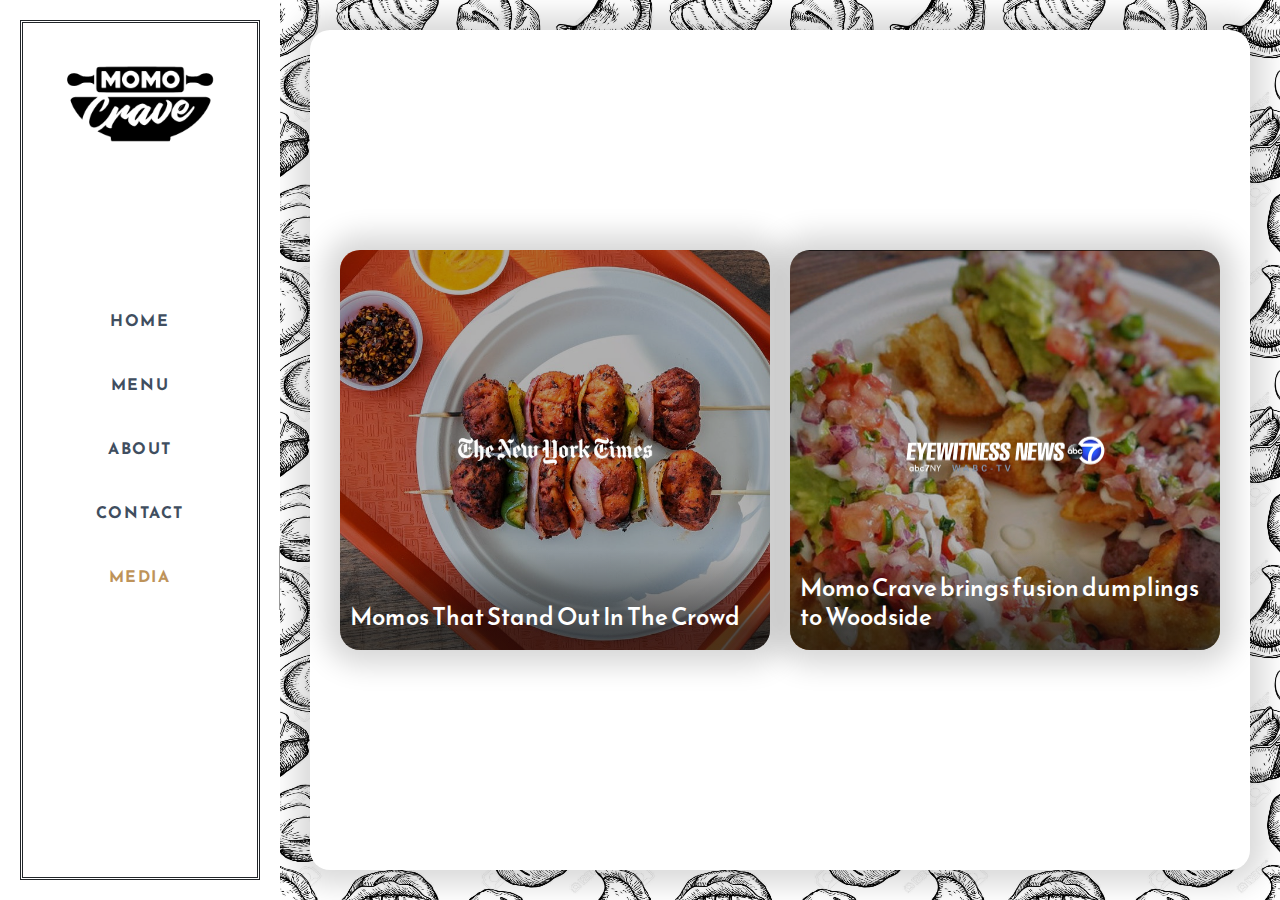
<file: media.html>
<!DOCTYPE html>
<html>
  <head>
    <!-- Required meta tags -->
    <meta charset="utf-8">
    <meta name="viewport" content="width=device-width, initial-scale=1, shrink-to-fit=no">
    <!-- Bootstrap CSS -->
    <link rel="stylesheet" href="https://maxcdn.bootstrapcdn.com/bootstrap/4.0.0/css/bootstrap.min.css" integrity="sha384-Gn5384xqQ1aoWXA+058RXPxPg6fy4IWvTNh0E263XmFcJlSAwiGgFAW/dAiS6JXm" crossorigin="anonymous">
    <link rel="stylesheet" href="https://use.fontawesome.com/releases/v5.8.1/css/all.css" integrity="sha384-50oBUHEmvpQ+1lW4y57PTFmhCaXp0ML5d60M1M7uH2+nqUivzIebhndOJK28anvf" crossorigin="anonymous">  
    
    <link rel="stylesheet" href="style/main.css">
      
    <title>Momo Crave | Media</title>
    <style media="screen">
        .right{
            background-image: url(images/momos.jpg);
            background-size: 30% 30%;
            background-repeat: round;
        }
        .main-content{
            max-width: 1000px;
            margin: auto;
            height: 100%;
            background-color: #fff;
            -webkit-box-shadow: 0px 0px 28px 15px rgba(0,0,0,0.15);
            -moz-box-shadow: 0px 0px 28px 15px rgba(0,0,0,0.15);
            box-shadow: 0px 0px 28px 15px rgba(0,0,0,0.15);
            border-radius: 20px;
            overflow-x: hidden;
            overflow-y: scroll;
        }
        ::-webkit-scrollbar {
          display: none;
        }
        .main-content .content{
            padding-left: 20px;
            padding-right: 20px;
        }
        .col-sm{
            margin: 10px;
            height: 400px;
            border-radius: 20px;
            -moz-box-shadow: 0px 0px 28px 15px rgba(0,0,0,0.16);
            box-shadow: 0px 0px 28px 15px rgba(0,0,0,0.16);
            text-align: center;
            padding: 0;
        }
        .col-sm img{
            position: relative;
            top: 50%;
            transform: translateY(-50%);
        }
        .menu-border{
            height: 100%;
            border: double;
        }
        .flex-center{
            height: 100%;
            display: flex;
            align-items: center;
            justify-content: center;
            overflow: scroll;
        }
        .nytimes{
            width: 100%;
            background-image: url(images/nytimes-banner.jpg);
            background-position: center;
            background-size: cover;
            -webkit-animation: fade-in-bottom 0.6s cubic-bezier(0.390, 0.575, 0.565, 1.000) both;
	        animation: fade-in-bottom 0.6s cubic-bezier(0.390, 0.575, 0.565, 1.000) both;
        }
        .nytimes img{
            filter: invert(1);
        }
        .abc7{
            width: 100%;
            background-image: url(images/abc7-banner.jpg);
            background-position: center;
            background-size: cover;
            -webkit-animation: fade-in-bottom 0.6s cubic-bezier(0.390, 0.575, 0.565, 1.000) .3s both;
	        animation: fade-in-bottom 0.6s cubic-bezier(0.390, 0.575, 0.565, 1.000) .3s both;
        }
        .bg-overlay{
            width: 100%;
            height: 100%;
            background-color: rgba(0,0,0,.3);
            padding: 10px;
            border-radius: 20px;
        }
        .col-sm h1{
            font-family: 'Reem Kufi', sans-serif;
            position: absolute;
            bottom: 10px;
            font-size: 1.5em;
            color: #fff;
        }
        .gradient{
            position: absolute;
            bottom: 0;
            left: 0;
            width: 100%;
            height: 100px;
            background-image: linear-gradient(to bottom, rgba(11,11,11,0), rgba(11,11,11, .6) 80%);
            padding: 10px;
            border-bottom-left-radius: 20px;
            border-bottom-right-radius: 20px;
        }
        
         @-webkit-keyframes fade-in-bottom {
          0% {
            -webkit-transform: translateY(50px);
                    transform: translateY(50px);
            opacity: 0;
          }
          100% {
            -webkit-transform: translateY(0);
                    transform: translateY(0);
            opacity: 1;
          }
        }
        @media only screen and (max-width: 800px){
             .flex-center{
                display: block;
            }   
            .flex-center .row{
                margin-top: 130px;
            }
        }
    </style>
  </head>
  <body>
    <!-- Small Screen navigation --> 
    <div class="mobile-logo"><a href="index.html"><div class="logo"></div></a></div>  
    <div class="mobile-nav">
        <nav>    
            <div class="aligned-items">
                <a href="index.html">Home</a>
                <a href="menu.html">Menu</a>    
                <a href="about.html">About</a>
                <a href="contact.html">Contact</a>
                <a href="media.html" class="active">Media</a>
            </div>
            <div class="nav-footer">
                <div class="icons">
                    <a href="https://www.instagram.com/momocrave" target="_blank"><i class="fab fa-instagram"></i></a>
                    <a href="https://www.facebook.com/momocrave/" target="_blank"><i class="fab fa-facebook-f"></i></a>
                    <a href="https://www.yelp.com/biz/momo-crave-woodside" target="_blank"><i class="fab fa-yelp"></i></a>
                </div>
            </div>
        </nav>
    </div>
    
    <div class="container">
        <div class="row">
            <!-- Large Screen navigation -->
            <div class="col left">
                <div class="menu-border">
                    <a href="index.html"><div class="logo"></div></a>
                    <nav>    
                        <div class="aligned-items">
                            <a href="index.html">Home</a>
                            <a href="menu.html">Menu</a>    
                            <a href="about.html">About</a>
                            <a href="contact.html">Contact</a>
                            <a href="media.html" class="active">Media</a>
                        </div>
                    </nav>
                    <div class="nav-footer">
                        <div class="icons">
                            <a href="https://www.instagram.com/momocrave" target="_blank"><i class="fab fa-instagram"></i></a>
                            <a href="https://www.facebook.com/momocrave/" target="_blank"><i class="fab fa-facebook-f"></i></a>
                            <a href="https://www.yelp.com/biz/momo-crave-woodside" target="_blank"><i class="fab fa-yelp"></i></a>
                        </div>
                    </div>
                </div>
            </div>
            
            <!-- Main content -->
            <div class="col right">
                <div class="main-content">
                    
                    <div class="content flex-center">
                        
                        <div class="container">
                            
                            <div class="row">
                                    <div class="col-sm nytimes">
                                    <a href="https://www.nytimes.com/2018/11/09/dining/momo-crave-review.html" target="_blank">    
                                    <div class="bg-overlay">
                                        <img width="200px" src="images/nytimes.png">
                                        <div class="gradient">
                                        <h1 style="text-align: left;">Momos That Stand Out In The Crowd</h1>
                                        </div>
                                    </div>
                                     </a>   
                                    </div>
                                <div class="col-sm abc7">
                                    <a href="https://abc7ny.com/food/momo-crave-brings-fusion-dumplings-to-woodside/3838113/" target="_blank">
                                    <div class="bg-overlay">
                                        <img width="200px" src="images/abc7.png">
                                        <div class="gradient">
                                        <h1 style="text-align: left;">Momo Crave brings fusion dumplings to Woodside</h1>
                                        </div>
                                    </div>
                                    </a>
                                </div>
                            </div>
                        </div>
                        
                    </div>
                </div>
            </div>
        </div>
    </div>
    
    <!-- Menu icon -->
    <div class="menu-icon-wrap">
            <div class="plate bounce-in-fwd">
                <div id="nav-icon1">
                  <span><img src="images/white_fork.png" width="100%"></span>
                  <span><img src="images/white_spoon.png" width="100%"></span>
                  <span><img src="images/white_knife.png" width="100%"></span>
                </div>
            </div>
      </div>
      
    <script src="https://code.jquery.com/jquery-3.3.1.js"></script>
    <!--  to trigger menu icon animation  -->
    <script src="scripts/menuAnimation.js"></script>
    <!--  to open and close menu  -->
    <script src="scripts/opnCloseMenu.js"></script>  
      
    <!-- Optional JavaScript -->
    <!-- jQuery first, then Popper.js, then Bootstrap JS -->
    <script src="https://code.jquery.com/jquery-3.2.1.slim.min.js" integrity="sha384-KJ3o2DKtIkvYIK3UENzmM7KCkRr/rE9/Qpg6aAZGJwFDMVNA/GpGFF93hXpG5KkN" crossorigin="anonymous"></script>
    <script src="https://cdnjs.cloudflare.com/ajax/libs/popper.js/1.12.9/umd/popper.min.js" integrity="sha384-ApNbgh9B+Y1QKtv3Rn7W3mgPxhU9K/ScQsAP7hUibX39j7fakFPskvXusvfa0b4Q" crossorigin="anonymous"></script>
    <script src="https://maxcdn.bootstrapcdn.com/bootstrap/4.0.0/js/bootstrap.min.js" integrity="sha384-JZR6Spejh4U02d8jOt6vLEHfe/JQGiRRSQQxSfFWpi1MquVdAyjUar5+76PVCmYl" crossorigin="anonymous"></script>  
  </body>
</html>
</file>
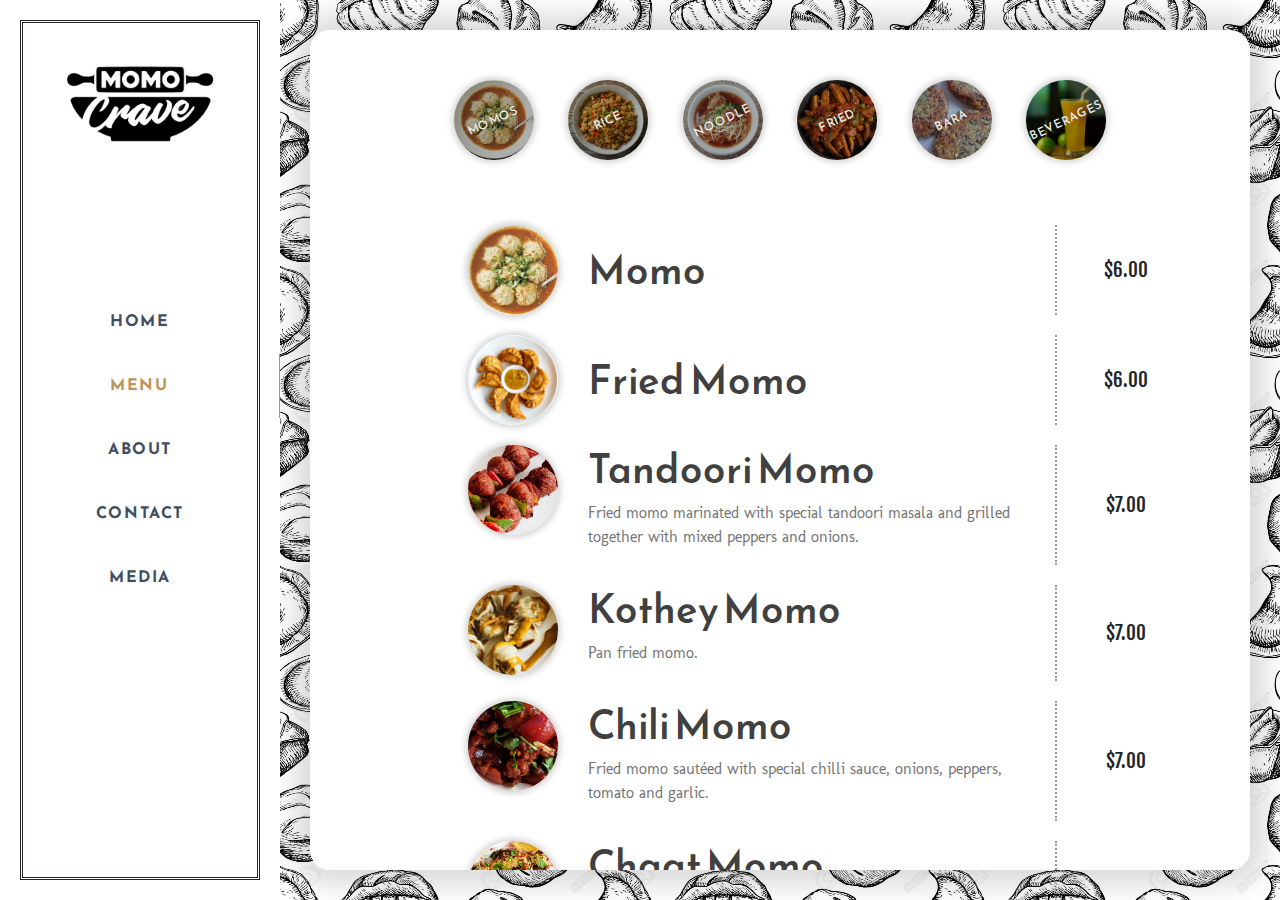
<file: menu.html>
<!DOCTYPE html>
<html>
  <head>
    <!-- Required meta tags -->
    <meta charset="utf-8">
    <meta name="viewport" content="width=device-width, initial-scale=1, shrink-to-fit=no">
    <!-- Bootstrap CSS -->
    <link rel="stylesheet" href="https://maxcdn.bootstrapcdn.com/bootstrap/4.0.0/css/bootstrap.min.css" integrity="sha384-Gn5384xqQ1aoWXA+058RXPxPg6fy4IWvTNh0E263XmFcJlSAwiGgFAW/dAiS6JXm" crossorigin="anonymous">
    <link rel="stylesheet" href="https://use.fontawesome.com/releases/v5.8.1/css/all.css" integrity="sha384-50oBUHEmvpQ+1lW4y57PTFmhCaXp0ML5d60M1M7uH2+nqUivzIebhndOJK28anvf" crossorigin="anonymous">  
    
    <link rel="stylesheet" href="style/main.css">
      
    <title>Momo Crave | Menu</title>
    <style media="screen">
/*
        .aligned-items a{
            font-weight: bold;
        }
*/
       .right{
            background-image: url(images/momos.jpg);
            background-size: 30% 30%;
            background-repeat: round;
        }
        .main-content{
            max-width: 1000px;
            margin: auto;
            height: 100%;
            background-color: #fff;
            -webkit-box-shadow: 0px 0px 28px 15px rgba(0,0,0,0.15);
            -moz-box-shadow: 0px 0px 28px 15px rgba(0,0,0,0.15);
            box-shadow: 0px 0px 28px 15px rgba(0,0,0,0.15);
            border-radius: 20px;
            overflow-x: hidden;
            overflow-y: scroll;
        }
        ::-webkit-scrollbar {
                display: block;
                width: 5px;
            }

            ::-webkit-scrollbar-track {
                display: none;
            }

            ::-webkit-scrollbar-thumb {
                background: #404E5F; 
            }
        .main-content .content{
            padding-left: 20px;
            padding-right: 20px;
        }
        .col-12{
            max-width: 90%;
            margin: auto;
            padding: 10px;
            border-radius: 20px;
            -moz-box-shadow: 0px 0px 28px 15px rgba(0,0,0,0.16);
            box-shadow: 0px 0px 28px 15px rgba(0,0,0,0.16);
            overflow: scroll;
        }
        .menu-border{
            height: 100%;
            border: double;
        }
        .center-content{
            width: 80%;
            position: absolute;
            top: 50%;
            left: 50%;
            transform: translate(-50%,-50%);
            overflow: scroll;
        }
        
        /*Menu*/
        
        .tab-content .row{
            margin: 20px;
        }
        .img-wrap{
            float: right;
            width: 90px;
            height: 90px;
            border-radius: 50%;
            -webkit-box-shadow: 0px 0px 7px 2px rgba(0,0,0,0.2);
            -moz-box-shadow: 0px 0px 7px 2px rgba(0,0,0,0.2);
            box-shadow: 0px 0px 7px 2px rgba(0,0,0,0.2);
        }
        .price{
            padding: 0;
            text-align: center;
            display: flex;
            align-items: center;
            justify-content: center;
            font-family: 'Fjalla One', sans-serif;
            font-size: 1.2em;
        }
        .price span {
            max-width: 50%;
        }
        .tab-content .col-sm{border-right: 2px dotted #999;}
        .tab-content .col-3 span{
            line-height: 95px;
        }
        .tab-content  .col-sm h1{
            font-family: 'Reem Kufi', sans-serif;
            color: #404040;
        }
        .tab-content h1 i{
            position: absolute;
            top: 20px;
            padding-left: 10px;
            font-size: .4em;
            color: #D1262B;
        }
        .tab-content h1.center-h1{
            position: relative;
            top: 50%;
            transform: translateY(-50%);
        }
        .tab-content p{color: #777;font-family: 'Molengo', sans-serif;}
        .tab-content .img{
            width: 100%;
            height: 100%;
            border-radius: 50%;
            background-size:cover cover;
            background-position: center;
            background-repeat: no-repeat;
        }
        .tab-links{
            width: auto;
            height: 100px;
            margin: auto;
            padding: 0;
            margin-top: 50px;
        }
        .tab ul{
            text-align: center;
            padding: 0;
            line-height: 100px;
        }
        .tab ul li{
            list-style: none;
            display: inline-block;
            margin-left: 15px;
            margin-right: 15px;
            cursor: pointer;
        }
        .round-wrap{
            width: 80px;
            height: 80px;
            border-radius: 50%;
            text-align: center;
            overflow: hidden;
            background-position: center;
            background-size: cover;
            background-repeat: no-repeat;
            -webkit-box-shadow: 0px 0px 7px 2px rgba(0,0,0,0.2);
            -moz-box-shadow: 0px 0px 7px 2px rgba(0,0,0,0.2);
            box-shadow: 0px 0px 7px 2px rgba(0,0,0,0.2);
            transition: .3s;
            -webkit-animation: fade-in-left 1s cubic-bezier(0.175, 0.885, 0.320, 1.275) both;
	        animation: fade-in-left 1s cubic-bezier(0.175, 0.885, 0.320, 1.275) both;
        }
        .round-wrap span{
            font-size: 12px;
            color: #efefef; 
            text-transform: uppercase;
            font-family: 'Reem Kufi', sans-serif;
            letter-spacing: .1em;
            position:relative; 
            transform: rotate(-25deg);
            line-height: 87px;
            transition: .3s;
        }
        .round-wrap:hover span{
            transform: rotate(0);
        }
        .tab-content{
            transition: 2s;
            display: none;
        }
        .overlay{
            width: 100%;
            height: 100%;
            background-color: rgba(0,0,0,.3);
            display: flex;
            align-items: center;
            justify-content: center;
        }
        .fade-in-top{
            -webkit-animation: fade-in-top 1s cubic-bezier(0.175, 0.885, 0.320, 1.275) both;
	        animation: fade-in-top 1s cubic-bezier(0.175, 0.885, 0.320, 1.275) both;
        }
        @-webkit-keyframes fade-in-top {
          0% {
            -webkit-transform: translateY(-50px);
                    transform: translateY(-50px);
            opacity: 0;
          }
          100% {
            -webkit-transform: translateY(0);
                    transform: translateY(0);
            opacity: 1;
          }
        }
        @keyframes fade-in-top {
          0% {
            -webkit-transform: translateY(-50px);
                    transform: translateY(-50px);
            opacity: 0;
          }
          100% {
            -webkit-transform: translateY(0);
                    transform: translateY(0);
            opacity: 1;
          }
        }

        @-webkit-keyframes fade-in-left {
          0% {
            -webkit-transform: translateX(-50px);
                    transform: translateX(-50px);
            opacity: 0;
          }
          100% {
            -webkit-transform: translateX(0);
                    transform: translateX(0);
            opacity: 1;
          }
        }
        @keyframes fade-in-left {
          0% {
            -webkit-transform: translateX(-50px);
                    transform: translateX(-50px);
            opacity: 0;
          }
          100% {
            -webkit-transform: translateX(0);
                    transform: translateX(0);
            opacity: 1;
          }
        }

        @media only screen and (max-width: 800px) {
            .food-menu{
                margin-top: 100px;
            }
            .tab-content h1{
                font-size: 1.2em;
            }
            .price span{
                font-size: 1em;
            }
            .tab-content h1 i{
                top: 7px;
            }
            .col-3{
                position: relative;
                left: 50%;
                transform:translateX(-50%);
            }
            .img-wrap{
                position: relative;
                left: 25px;
            }
            .price{
                display: none;
            }
            .tab-content .col-sm{
                border:none;
                text-align: center;
                margin-top: 20px;
            }
        }
        
    </style>
  </head>
  <body>
    <!-- Small Screen navigation -->  
    <div class="mobile-logo"><a href="index.html"><div class="logo"></div></a></div> 
    <div class="mobile-nav">
        <nav>    
            <div class="aligned-items">
                <a href="index.html">Home</a>
                <a href="menu.html" class="active">Menu</a>    
                <a href="about.html">About</a>
                <a href="contact.html">Contact</a>
                <a href="media.html">Media</a>
            </div>
            <div class="nav-footer">
                <div class="icons">
                    <a href="https://www.instagram.com/momocrave" target="_blank"><i class="fab fa-instagram"></i></a>
                    <a href="https://www.facebook.com/momocrave/" target="_blank"><i class="fab fa-facebook-f"></i></a>
                    <a href="https://www.yelp.com/biz/momo-crave-woodside" target="_blank"><i class="fab fa-yelp"></i></a>
                </div>
            </div>
        </nav>
    </div>
    
    <div class="container">
        <div class="row">
            <!-- Large Screen navigation -->
            <div class="col left">
                <div class="menu-border">
                    <a href="index.html"><div class="logo"></div></a>
                    <nav>    
                        <div class="aligned-items">
                            <a href="index.html">Home</a>
                            <a href="menu.html" class="active">Menu</a>    
                            <a href="about.html">About</a>
                            <a href="contact.html">Contact</a>
                            <a href="media.html">Media</a>
                        </div>
                    </nav>
                    <div class="nav-footer">
                        <div class="icons">
                            <a href="https://www.instagram.com/momocrave" target="_blank"><i class="fab fa-instagram"></i></a>
                            <a href="https://www.facebook.com/momocrave/" target="_blank"><i class="fab fa-facebook-f"></i></a>
                            <a href="https://www.yelp.com/biz/momo-crave-woodside" target="_blank"><i class="fab fa-yelp"></i></a>
                        </div>
                    </div>
                </div>
            </div>
            
            <!-- Main content -->
            <div class="col right">
                <div class="main-content">
                    
                    <div class="content food-menu">

                            <div class="tab">
                                <ul>
                                    <li class="tab-links" onclick="openMenu('momos')" id="defaultOpen"><div class="round-wrap" style="background-image: url(images/jhol-momo.jpg);background-position:-7px 1px; animation-delay: 0s;"><div class="overlay"><span>Momos</span></div></div></li>
                                    <li class="tab-links" onclick="openMenu('rice')"><div class="round-wrap" style="background-image: url(images/fried-rice.jpg);background-position: -33px 0px; animation-delay: .2s;"><div class="overlay"><span>Rice</span></div></div></li>
                                    <li class="tab-links" onclick="openMenu('noodle')"><div class="round-wrap" style="background-image: url(images/thukpa.jpg); animation-delay: .4s;"><div class="overlay"><span>Noodle</span></div></div></li>
                                    <li class="tab-links" onclick="openMenu('fried')"><div class="round-wrap" style="background-image: url(images/potato.jpg); animation-delay: .6s;"><div class="overlay"><span>Fried</span></div></div></li>
                                    <li class="tab-links" onclick="openMenu('bara')"><div class="round-wrap" style="background-image: url(images/beefbara.jpg); animation-delay: .8s;"><div class="overlay"><span>Bara</span></div></div></li>
                                    <li class="tab-links" onclick="openMenu('beverages')"><div class="round-wrap" style="background-image: url(images/beverages.jpg);background-position: -40px 0px; animation-delay: 1s;"><div class="overlay"><span>Beverages</span></div></div></li>
                                </ul>
                            </div>

                            <!--momos-->
                            <div class="container tab-content" id="momos">
                                  <div class="row fade-in-top" style="animation-delay: .3s;">
                                        <div class="col-3">
                                          <div class="img-wrap"><div class="img" style="background-image: url(images/jhol-momo.jpg);background-size: 155px;background-position: -17px -5px;"></div></div>
                                        </div>
                                        <div class="col-sm">
                                            <h1 class="center-h1">Momo</h1>
                                        </div>
                                        <div class="col-2 price">
                                          <span>&#36;6.00</span>
                                        </div>
                                  </div>

                                  <div class="row fade-in-top" style="animation-delay: .5s;">
                                    <div class="col-3">
                                      <div class="img-wrap"><div class="img" style="background-image: url(images/fried.png); background-size: contain;"></div></div>
                                    </div>
                                    <div class="col-sm">
                                        <h1 class="center-h1">Fried Momo</h1>
                                    </div>
                                    <div class="col-2 price">
                                      <span>&#36;6.00</span>
                                    </div>
                                  </div>

                                  <div class="row fade-in-top" style="animation-delay: .7s;">
                                    <div class="col-3">
                                      <div class="img-wrap"><div class="img" style="background-image: url(images/tandoori.jpeg)"></div></div>
                                    </div>
                                    <div class="col-sm">
                                        <h1>Tandoori Momo</h1>
                                        <p>Fried momo marinated with special tandoori masala and grilled together with mixed peppers and onions.</p>
                                    </div>
                                    <div class="col-2 price">
                                      <span>&#36;7.00</span>
                                    </div>
                                  </div>

                                  <div class="row fade-in-top" style="animation-delay: .9s;">
                                    <div class="col-3">
                                      <div class="img-wrap"><div class="img" style="background-image: url(images/kothey.jpeg);background-position: center top;"></div></div>
                                    </div>
                                    <div class="col-sm">
                                        <h1>Kothey Momo</h1>
                                        <p>Pan fried momo.</p>
                                    </div>
                                    <div class="col-2 price">
                                      <span>&#36;7.00</span>
                                    </div>
                                  </div>

                                  <div class="row fade-in-top" style="animation-delay: 1.1s;">
                                    <div class="col-3">
                                      <div class="img-wrap"><div class="img" style="background-image: url(images/chili.png);background-position: bottom;filter: brightness(130%);"></div></div>
                                    </div>
                                    <div class="col-sm">
                                        <h1>Chili Momo <i class="fas fa-pepper-hot"></i></h1>
                                        <p>Fried momo sautéed with special chilli sauce, onions, peppers, tomato and garlic.</p>
                                    </div>
                                    <div class="col-2 price">
                                      <span>&#36;7.00</span>
                                    </div>
                                  </div>

                                  <div class="row fade-in-top" style="animation-delay: 1.3s;">
                                    <div class="col-3">
                                      <div class="img-wrap"><div class="img" style="background-image: url(images/chaat.jpeg);background-position: center;filter: contrast(120%);"></div></div>
                                    </div>
                                    <div class="col-sm">
                                        <h1>Chaat Momo <i class="fas fa-pepper-hot"></i></h1>
                                        <p>Fried momo mixed with yogurt, spicy tangy tamarind chutney, green chutney, onion and cilantro.</p>
                                    </div>
                                    <div class="col-2 price">
                                      <span>&#36;8.00</span>
                                    </div>
                                  </div>

                                  <div class="row fade-in-top" style="animation-delay: 1.5s;">
                                    <div class="col-3">
                                      <div class="img-wrap"><div class="img" style="background-image: url(images/sandeko.jpeg);background-position: center;"></div></div>
                                    </div>
                                    <div class="col-sm">
                                        <h1>Sandeko Momo <i class="fas fa-pepper-hot"></i></h1>
                                        <p>Marinated fried momo with spicy tangy sauce, mixed together with roasted soybean, onion, tomatoes and cilantro.</p>
                                    </div>
                                    <div class="col-2 price">
                                      <span>&#36;7.00</span>
                                    </div>
                                  </div>

                                  <div class="row fade-in-top" style="animation-delay: 1.7s;">
                                    <div class="col-3">
                                      <div class="img-wrap"><div class="img" style="background-image: url(images/tacos.jpeg)"></div></div>
                                    </div>
                                    <div class="col-sm">
                                        <h1>Tacos Momo</h1>
                                        <p>Fried momo topped with avocado, black bean paste and salsa.</p>
                                    </div>
                                    <div class="col-2 price">
                                      <span>&#36;8.00</span>
                                    </div>
                                  </div>

                                  <div class="row fade-in-top" style="animation-delay: 1.9s;">
                                    <div class="col-3">
                                      <div class="img-wrap"><div class="img" style="background-image: url(images/sukuti.jpeg);background-position: center;"></div></div>
                                    </div>
                                    <div class="col-sm">
                                        <h1>Sukuti Momo <i class="fas fa-pepper-hot"></i></h1>
                                        <p>Fried momo sautéed with garlic, ginger, sukuti (jerky) and marinated with special tangy spicy sauce, onion and cilantro.</p>
                                    </div>
                                    <div class="col-2 price">
                                      <span>&#36;8.00</span>
                                    </div>
                                  </div>
                            </div>
                            <!--rice-->
                            <div class="container tab-content" id="rice">
                            <div class="row fade-in-top" style="animation-delay: 0s;">
                                <div class="col-3">
                                  <div class="img-wrap"><div class="img" style="background-image: url(images/samay.jpeg);background-size: 140px ;background-position: -25px -7px;"></div></div>
                                </div>
                                <div class="col-sm">
                                    <h1>Samay Baji</h1>
                                    <p>A wide selection of platter with flattened rice,ground lentil patties, spiced potato, mixed pickle,spiced black gram and special marinated chicken.</p>
                                </div>
                                <div class="col-2 price">
                                  <span>&#36;10.00</span>
                                </div>
                              </div>
                              <div class="row fade-in-top" style="animation-delay: .2s;">
                                <div class="col-3">
                                  <div class="img-wrap"><div class="img" style="background-image: url(images/fried%20rice.png)"></div></div>
                                </div>
                                <div class="col-sm">
                                    <h1>Fried Rice</h1>
                                    <p>Stir fried rice with mixed vegetables/choice of meat.</p>
                                </div>
                                <div class="col-2 price">
                                  <span>&#36;7.00</span>
                                </div>
                              </div>
                            </div>
                            <!--noodle-->
                            <div class="container tab-content" id="noodle">
                            <div class="row fade-in-top" style="animation-delay: 0s;">
                                <div class="col-3">
                                  <div class="img-wrap"><div class="img" style="background-image: url(images/chowmein.jpg);background-size: 139px ;background-position: -25px 0px;"></div></div>
                                </div>
                                <div class="col-sm">
                                    <h1>Chow Mein</h1>
                                    <p>Stir fried noodle with mixed vegetable, onions, peppers and choice of meat.</p>
                                </div>
                                <div class="col-2 price">
                                  <span>&#36;7.00</span>
                                </div>
                              </div>
                              <div class="row fade-in-top" style="animation-delay: .2s;">
                                <div class="col-3">
                                  <div class="img-wrap"><div class="img" style="background-image: url(images/thukpa.jpg);background-size: 145px ;background-position: -20px -25px;"></div></div>
                                </div>
                                <div class="col-sm">
                                    <h1>Thukpa</h1>
                                    <p>Soup base noodle with mixed vegetable/choice of meat.</p>
                                </div>
                                <div class="col-2 price">
                                  <span>&#36;8.00</span>
                                </div>
                              </div>
                            </div>
                            <!--fried-->
                            <div class="container tab-content" id="fried">
                            <div class="row fade-in-top" style="animation-delay: 0s;">
                                <div class="col-3">
                                  <div class="img-wrap"><div class="img" style="background-image: url(images/drumsticks.jpeg);background-size: 170px ;background-position: -35px -19px;"></div></div>
                                </div>
                                <div class="col-sm">
                                    <h1 class="center-h1">Chicken Drumsticks</h1>
                                </div>
                                <div class="col-2 price">
                                  <span>&#36;6.00</span>
                                </div>
                              </div>
                              <div class="row fade-in-top" style="animation-delay: .2s;">
                                <div class="col-3">
                                  <div class="img-wrap"><div class="img" style="background-image: url(images/chickenchili.jpg);background-size: 100px ;background-position: -10px -5px;filter: brightness(140%);filter: saturate(0.9)"></div></div>
                                </div>
                                <div class="col-sm">
                                    <h1>Chicken Chili</h1>
                                    <p>Fried boneless chicken sautéed with onion, garlic, tomatoes, green chilli, mixed peppers and special chilli sauce.</p>
                                </div>
                                <div class="col-2 price">
                                  <span>&#36;8.00</span>
                                </div>
                              </div>
                              <div class="row fade-in-top" style="animation-delay: 0.4s;">
                                <div class="col-3">
                                  <div class="img-wrap"><div class="img" style="background-image: url(images/potato.jpg);background-size: 145px ;background-position: -29px 0px;"></div></div>
                                </div>
                                <div class="col-sm">
                                    <h1>Potato Chili</h1>
                                    <p>Potato sautéed with onion,garlic,peppers, green chilli and special chilli sauce.</p>
                                </div>
                                <div class="col-2 price">
                                  <span>&#36;6.00</span>
                                </div>
                              </div>
                              <div class="row fade-in-top" style="animation-delay: .6s;">
                                <div class="col-3">
                                  <div class="img-wrap"><div class="img" style="background-image: url(images/katti.jpeg);background-size: 155px ;background-position: -30px -10px;"></div></div>
                                </div>
                                <div class="col-sm">
                                    <h1>Katti Roll</h1>
                                    <p>Roti/Chapati filled with chicken tikka, peppers and onions flavored with spices.</p>
                                </div>
                                <div class="col-2 price">
                                  <span>&#36;6.00</span>
                                </div>
                              </div>
                            </div>
                            <!--bara-->
                            <div class="container tab-content" id="bara">
                            <div class="row fade-in-top" style="animation-delay: 0s;">
                                <div class="col-3">
                                  <div class="img-wrap"><div class="img" style="background-image: url(images/bara.jpg);background-size: 120px;background-position:center;"></div></div>
                                </div>
                                <div class="col-sm">
                                    <h1 class="center-h1">Plain Bara</h1>
                                </div>
                                <div class="col-2 price">
                                  <span>&#36;2.00</span>
                                </div>
                              </div>
                              <div class="row fade-in-top" style="animation-delay: .2s;">
                                <div class="col-3">
                                  <div class="img-wrap"><div class="img" style="background-image: url(images/eggbara.jpg);background-size: 180px ;background-position: -48px -45px;"></div></div>
                                </div>
                                <div class="col-sm">
                                    <h1 class="center-h1">Egg Bara</h1>
                                </div>
                                <div class="col-2 price">
                                  <span>&#36;3.00</span>
                                </div>
                              </div>
                              <div class="row fade-in-top" style="animation-delay: .4s;">
                                <div class="col-3">
                                  <div class="img-wrap"><div class="img" style="background-image: url(images/beefbara.jpg);background-size: 120px ;background-position:center;filter: brightness(60%);filter: saturate(1.3);"></div></div>
                                </div>
                                <div class="col-sm">
                                    <h1 class="center-h1">Chicken OR Beef Bara</h1>
                                </div>
                                <div class="col-2 price">
                                  <span>&#36;4.00</span>
                                </div>
                              </div>
                              <div class="row fade-in-top" style="animation-delay: .6s;">
                                <div class="col-3">
                                  <div class="img-wrap"><div class="img" style="background-image: url(images/mixbara.JPG);background-size: 135px ;background-position: center;"></div></div>
                                </div>
                                <div class="col-sm">
                                    <h1 class="center-h1">Mix Bara</h1>
                                </div>
                                <div class="col-2 price">
                                  <span>&#36;5.00</span>
                                </div>
                              </div>
                            </div>
                            <!--beverages-->
                            <div class="container tab-content" id="beverages">
                            <div class="row fade-in-top" style="animation-delay: 0s;">
                                <div class="col-3">
                                  <div class="img-wrap"><div class="img" style="background-image: url(images/soda.jpg);background-size: cover;background-position: center"></div></div>
                                </div>
                                <div class="col-sm">
                                    <h1 class="center-h1">Soda</h1>
                                </div>
                                <div class="col-2 price">
                                  <span>&#36;1.00</span>
                                </div>
                              </div>
                              <div class="row fade-in-top" style="animation-delay: .2s;">
                                <div class="col-3">
                                  <div class="img-wrap"><div class="img" style="background-image: url(images/seltzer.jpeg);background-size: cover;background-position:center;filter: brightness(140%);filter: saturate(0.9)"></div></div>
                                </div>
                                <div class="col-sm">
                                    <h1 class="center-h1">Seltzer Water</h1>
                                </div>
                                <div class="col-2 price">
                                  <span>&#36;1.00</span>
                                </div>
                              </div>
                              <div class="row fade-in-top" style="animation-delay: 0.4s;">
                                <div class="col-3">
                                  <div class="img-wrap"><div class="img" style="background-image: url(images/lemonade.png);background-size: 70px;background-position: center bottom;"></div></div>
                                </div>
                                <div class="col-sm">
                                    <h1 class="center-h1">Lemonade</h1>
                                </div>
                                <div class="col-2 price">
                                  <span>&#36;1.00</span>
                                </div>
                              </div>
                              <div class="row fade-in-top" style="animation-delay: .6s;">
                                <div class="col-3">
                                  <div class="img-wrap"><div class="img" style="background-image: url(images/Orange%20Juice.png);background-size: cover;background-position:center;"></div></div>
                                </div>
                                <div class="col-sm">
                                    <h1 class="center-h1">Orange Juice</h1>
                                </div>
                                <div class="col-2 price">
                                  <span>&#36;2.00</span>
                                </div>
                              </div>
                              <div class="row fade-in-top" style="animation-delay: .8s;">
                                <div class="col-3">
                                  <div class="img-wrap"><div class="img" style="background-image: url(images/snapple.jpg);background-size: cover;background-position: center;"></div></div>
                                </div>
                                <div class="col-sm">
                                    <h1 class="center-h1">Snapple</h1>
                                </div>
                                <div class="col-2 price">
                                  <span>&#36;2.00</span>
                                </div>
                              </div>
                            </div>

                    </div>
                </div>
            </div>
        </div>
    </div>
    <script>
            function openMenu(itemType) {
              var i, tabcontent, tablinks;
              tabcontent = document.getElementsByClassName("tab-content");
              for (i = 0; i < tabcontent.length; i++) {
                tabcontent[i].style.display = "none";
              }
                document.getElementById(itemType).style.display = "block";
            }

            // Get the element with id="defaultOpen" and click on it
            document.getElementById("defaultOpen").click();
        </script>
    <!-- Menu icon -->
    <div class="menu-icon-wrap">
            <div class="plate bounce-in-fwd">
                <div id="nav-icon1">
                  <span><img src="images/white_fork.png" width="100%"></span>
                  <span><img src="images/white_spoon.png" width="100%"></span>
                  <span><img src="images/white_knife.png" width="100%"></span>
                </div>
            </div>
      </div>
      
    <script src="https://code.jquery.com/jquery-3.3.1.js"></script>
    <!--  to trigger menu icon animation  -->
    <script src="scripts/menuAnimation.js"></script>
    <!--  to open and close menu  -->
    <script src="scripts/opnCloseMenu.js"></script>  
      
    <!-- Optional JavaScript -->
    <!-- jQuery first, then Popper.js, then Bootstrap JS -->
    <script src="https://code.jquery.com/jquery-3.2.1.slim.min.js" integrity="sha384-KJ3o2DKtIkvYIK3UENzmM7KCkRr/rE9/Qpg6aAZGJwFDMVNA/GpGFF93hXpG5KkN" crossorigin="anonymous"></script>
    <script src="https://cdnjs.cloudflare.com/ajax/libs/popper.js/1.12.9/umd/popper.min.js" integrity="sha384-ApNbgh9B+Y1QKtv3Rn7W3mgPxhU9K/ScQsAP7hUibX39j7fakFPskvXusvfa0b4Q" crossorigin="anonymous"></script>
    <script src="https://maxcdn.bootstrapcdn.com/bootstrap/4.0.0/js/bootstrap.min.js" integrity="sha384-JZR6Spejh4U02d8jOt6vLEHfe/JQGiRRSQQxSfFWpi1MquVdAyjUar5+76PVCmYl" crossorigin="anonymous"></script>  
  </body>
</html>
</file>
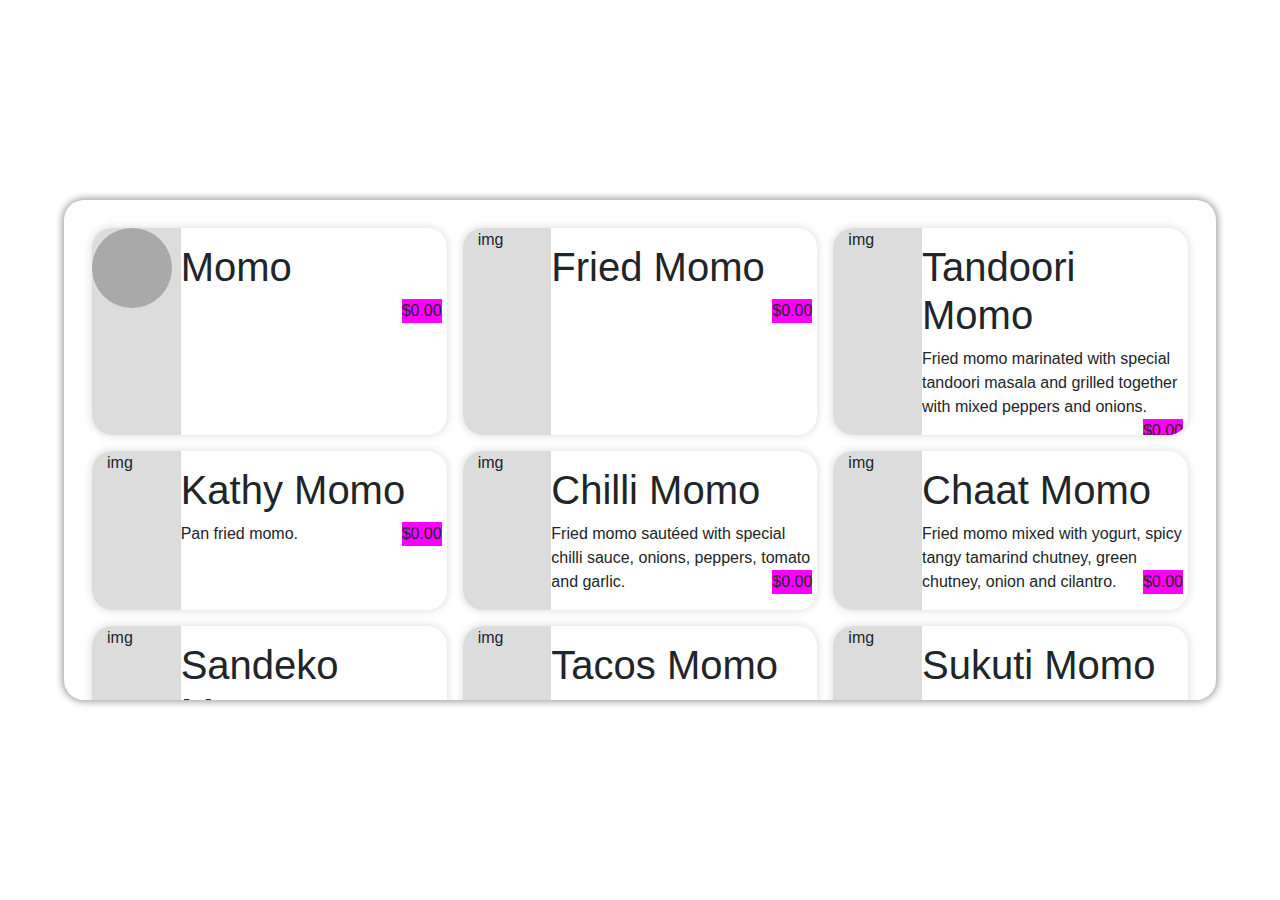
<file: momo-crave-menu.html>
<!doctype html>
<html lang="en">
  <head>
    <!-- Required meta tags -->
    <meta charset="utf-8">
    <meta name="viewport" content="width=device-width, initial-scale=1, shrink-to-fit=no">

    <!-- Bootstrap CSS -->
    <link rel="stylesheet" href="https://maxcdn.bootstrapcdn.com/bootstrap/4.0.0/css/bootstrap.min.css" integrity="sha384-Gn5384xqQ1aoWXA+058RXPxPg6fy4IWvTNh0E263XmFcJlSAwiGgFAW/dAiS6JXm" crossorigin="anonymous">

    <title></title>
    <style>
        *{
         box-sizing: border-box;   
        }
        .a{
            border-radius: 20px;
            padding: 20px;
            width: 90%;
            height: 500px;
            -webkit-box-shadow: 0px 0px 7px 2px rgba(0,0,0,0.36);
            -moz-box-shadow: 0px 0px 7px 2px rgba(0,0,0,0.36);
            box-shadow: 0px 0px 7px 2px rgba(0,0,0,0.36);
            position: absolute;
            left: 50%;
            top: 50%;
            transform: translate(-50%,-50%);
            overflow: scroll;
        }
        ::-webkit-scrollbar {
          display: none;
        }
        p span{
            float: right;
            background-color: fuchsia;
        }
        .col-md{
            overflow: scroll;
            border-radius: 20px;
            padding-left: 0px;
            padding-right: 0px;
            margin: 8px;
            -webkit-box-shadow: 0px 0px 7px 2px rgba(0,0,0,0.1);
            -moz-box-shadow: 0px 0px 7px 2px rgba(0,0,0,0.1);
            box-shadow: 0px 0px 7px 2px rgba(0,0,0,0.1);
        }
        .b{
            padding-left: 5px;
            padding-right: 5px;
        }
        .b h1{
            padding-top: 15px;
        }
        .col-3{
            float: left;
            height: 100%;
            background-color: gainsboro;
        }
        .img-wrap{
            
            position: absolute;
            left: 0;
            width: 80px; height: 80px;
            border-radius: 50%;
            background-color: darkgray;
        }
    </style>  
  </head>
  <body>
      <div></div>
      <div class="a">
        <div class="container">
            <div class="row">
                <div class="col-md">
                    <div class="col-3">
                        <div class="img-wrap"></div>
                    </div>
                        <div class="b">
                            <h1>Momo</h1>
                            <p><span>&#36;0.00</span></p>
                        </div>
                </div>
                <div class="col-md">
                    <div class="col-3">img</div>
                    <div class="b">
                        <h1>Fried Momo</h1>
                        <p><span>&#36;0.00</span></p>
                    </div>
                </div>
                <div class="col-md">
                    <div class="col-3">img</div>
                    <div class="b">
                        <h1>Tandoori Momo</h1>
                        <p>Fried momo marinated with special tandoori masala and grilled together with mixed peppers and onions.<span>&#36;0.00</span></p>
                    </div>
                </div>
                <div class="w-100"></div>
                <div class="col-md">
                    <div class="col-3">img</div>
                    <div class="b">
                        <h1>Kathy Momo</h1>
                        <p>Pan fried momo.<span>&#36;0.00</span></p>
                    </div>
                </div>
                <div class="col-md">
                    <div class="col-3">img</div>
                    <div class="b">
                        <h1>Chilli Momo</h1>
                        <p>Fried momo sautéed with special chilli sauce, onions, peppers, tomato and garlic.<span>&#36;0.00</span></p>
                    </div>
                </div>
                <div class="col-md">
                    <div class="col-3">img</div>
                    <div class="b">
                        <h1>Chaat Momo</h1>
                        <p>Fried momo mixed with yogurt, spicy tangy tamarind chutney, green chutney, onion and cilantro.<span>&#36;0.00</span></p>
                    </div>
                </div>
                <div class="w-100"></div>
                <div class="col-md">
                    <div class="col-3">img</div>
                    <div class="b">
                        <h1>Sandeko Momo</h1>
                        <p>Marinated fried momo with spicy tangy sauce, mixed together with roasted soybean, onion, tomatoes and cilantro.<span>&#36;0.00</span></p>
                    </div>
                </div>
                <div class="col-md">
                    <div class="col-3">img</div>
                    <div class="b">
                        <h1>Tacos Momo</h1>
                        <p>Fried momo topped with avocado, black bean paste and salsa.<span>&#36;0.00</span></p>
                    </div>
                </div>
                <div class="col-md">
                    <div class="col-3">img</div>
                    <div class="b">
                        <h1>Sukuti Momo</h1>
                        <p>Fried momo sautéed with garlic, ginger, sukuti (jerky) and marinated with special tangy spicy sauce, onion and cilantro.<span>&#36;0.00</span></p>
                    </div>
                </div>
            </div>  
        </div>
      </div>
    <!-- Optional JavaScript -->
    <!-- jQuery first, then Popper.js, then Bootstrap JS -->
    <script src="https://code.jquery.com/jquery-3.2.1.slim.min.js" integrity="sha384-KJ3o2DKtIkvYIK3UENzmM7KCkRr/rE9/Qpg6aAZGJwFDMVNA/GpGFF93hXpG5KkN" crossorigin="anonymous"></script>
    <script src="https://cdnjs.cloudflare.com/ajax/libs/popper.js/1.12.9/umd/popper.min.js" integrity="sha384-ApNbgh9B+Y1QKtv3Rn7W3mgPxhU9K/ScQsAP7hUibX39j7fakFPskvXusvfa0b4Q" crossorigin="anonymous"></script>
    <script src="https://maxcdn.bootstrapcdn.com/bootstrap/4.0.0/js/bootstrap.min.js" integrity="sha384-JZR6Spejh4U02d8jOt6vLEHfe/JQGiRRSQQxSfFWpi1MquVdAyjUar5+76PVCmYl" crossorigin="anonymous"></script>
  </body>
</html>
</file>
<file: style/main.css>
@import url('https://fonts.googleapis.com/css?family=Slabo+27px');
@import url('https://fonts.googleapis.com/css?family=Abel');
@import url('https://fonts.googleapis.com/css?family=Nanum+Myeongjo');
@import url('https://fonts.googleapis.com/css?family=Righteous');
@import url('https://fonts.googleapis.com/css?family=Josefin+Sans');
@import url('https://fonts.googleapis.com/css?family=Dosis');
@import url('https://fonts.googleapis.com/css?family=Reem+Kufi');        
@import url('https://fonts.googleapis.com/css?family=Fjalla+One');
@import url('https://fonts.googleapis.com/css?family=Molengo');

*{box-sizing: border-box;}
body{
    margin: 0;
}

.logo{
    margin: auto;
    width: 150px;
    height: 150px;
    background-image: url(../images/logo.png);
    background-repeat: repeat-x repeat-y;
    background-size: contain;
}
.mobile-logo{
    position: fixed;
    top: 40px;
    left: 50%;
    transform: translateX(-50%);
    width: 100px;
    height: 100px;
    background-color: #fff;
    border-radius: 50%;
    margin: auto;
    z-index: 999;
    visibility: hidden;
    opacity: 0;
    transition: .3s;
    
}
.container{
    max-width: 100%;
}
.left{
    padding: 0;
    max-width: 280px;
    height: 100vh;
    padding: 20px;
    background-color: #fff;
}
.right{
    padding: 0;
    max-width: 100%;
    height: 100vh;
    overflow: scroll;
    padding: 30px;
    background-color: #f2f2f2;
}
.right::-webkit-scrollbar { 
    display: none; 
}
.aligned-items{
    position: absolute;
    top: 50%;
    transform: translateY(-50%);
    width: 100%;
    left: 0;
}
nav{
    text-align: center;
}
.aligned-items a{
    text-decoration: none;
    transition: .4s;
    color: #404E5F;
}
.aligned-items a:hover{color: #BE935A;border-right: 1px solid #999;}
nav a{
    display: block;
    padding: 20px;
    text-transform: uppercase;
    font-family: 'Josefin Sans', sans-serif;
    font-size: 1em;
    letter-spacing: .1em;
    font-weight: bold;
/*            font-family: 'Abel', sans-serif;*/
/*            font-family: 'Slabo 27px', serif;*/
}
nav a.active{color: #BE935A;border-right: 1px solid #999;}
.nav-footer{
    position: absolute;
    width: 100%;
    left: 0;
    bottom: 0;
    padding-bottom: 40px;
    text-align: center;
}
.icons a{
    text-decoration: none;
    color: #404E5F;
    margin: 10px;
    font-size: 1.1em;
}
.mobile-nav{
    position: absolute;
    width: 100%;
    height: 100%;
    background-color: #fff;
    left: 50%;
    transform: translateX(-50%);
    z-index: 1;
    text-align: center;
    visibility: hidden;
    opacity: 0;
    transition: .4s;
}  
.show-menu{
    visibility: visible;
    opacity: 1;
    transition: .4s;
}
/*mobile menu icon*/
.menu-icon-wrap{
    z-index: 2000;
    position: fixed;
    top: 55px;
    left: 50px;
    opacity: 0;
    visibility: hidden;
}
.plate{
    width: 60px;
    margin: auto;
    height: 60px;
    position: relative;
    background-color: #f2f2f2;
    border-radius: 50%;
    border: 2px solid #333;
    cursor: pointer;
    transition: .2s;
}    
.plate:hover{
    -webkit-box-shadow: 0px 0px 28px 15px rgba(0,0,0,0.1);
    -moz-box-shadow: 0px 0px 28px 15px rgba(0,0,0,0.1);
    box-shadow: 0px 0px 28px 15px rgba(0,0,0,0.1);
}
#nav-icon1{    
    margin: -8px auto;
    width: 40px;
    height: 35px;
    position: relative;
    top: 50%;
    -webkit-transform: rotate(0deg);
    -moz-transform: rotate(0deg);
    -o-transform: rotate(0deg);
    transform: rotate(0deg) translateY(-50%);
    -webkit-transition: .5s ease-in-out;
    -moz-transition: .5s ease-in-out;
    -o-transition: .5s ease-in-out;
    transition: .5s ease-in-out;
    cursor: pointer;
}
#nav-icon1 span img{pointer-events: none;}
#nav-icon1 span{
    display: block;
    position: absolute;
    width: 100%;
    opacity: 1;
    left: 0;
    -webkit-transform: rotate(0deg);
    -moz-transform: rotate(0deg);
    -o-transform: rotate(0deg);
    transform: rotate(0deg);
    -webkit-transition: .25s ease-in-out;
    -moz-transition: .25s ease-in-out;
    -o-transition: .25s ease-in-out;
    transition: .25s ease-in-out;
}

#nav-icon1 span:nth-child(1) {
    top: 0px;
}

#nav-icon1 span:nth-child(2) {
    top: 13px;
}

#nav-icon1 span:nth-child(3) {
    top: 26px;
}

#nav-icon1.open span:nth-child(1) {
    top: 18px;
    -webkit-transform: rotate(135deg);
    -moz-transform: rotate(135deg);
    -o-transform: rotate(135deg);
    transform: rotate(135deg);
}

#nav-icon1.open span:nth-child(2) {
    opacity: 0;
    left: -60px;
}

#nav-icon1.open span:nth-child(3) {
    top: 18px;
    -webkit-transform: rotate(-135deg);
    -moz-transform: rotate(-135deg);
    -o-transform: rotate(-135deg);
    transform: rotate(-135deg);
}

/* animation bounce-in-fwd */
@-webkit-keyframes bounce-in-fwd {
  0% {
    -webkit-transform: scale(0);
            transform: scale(0);
    -webkit-animation-timing-function: ease-in;
            animation-timing-function: ease-in;
    opacity: 0;
  }
  38% {
    -webkit-transform: scale(1);
            transform: scale(1);
    -webkit-animation-timing-function: ease-out;
            animation-timing-function: ease-out;
    opacity: 1;
  }
  55% {
    -webkit-transform: scale(0.7);
            transform: scale(0.7);
    -webkit-animation-timing-function: ease-in;
            animation-timing-function: ease-in;
  }
  72% {
    -webkit-transform: scale(1);
            transform: scale(1);
    -webkit-animation-timing-function: ease-out;
            animation-timing-function: ease-out;
  }
  81% {
    -webkit-transform: scale(0.84);
            transform: scale(0.84);
    -webkit-animation-timing-function: ease-in;
            animation-timing-function: ease-in;
  }
  89% {
    -webkit-transform: scale(1);
            transform: scale(1);
    -webkit-animation-timing-function: ease-out;
            animation-timing-function: ease-out;
  }
  95% {
    -webkit-transform: scale(0.95);
            transform: scale(0.95);
    -webkit-animation-timing-function: ease-in;
            animation-timing-function: ease-in;
  }
  100% {
    -webkit-transform: scale(1);
            transform: scale(1);
    -webkit-animation-timing-function: ease-out;
            animation-timing-function: ease-out;
  }
}
@keyframes bounce-in-fwd {
  0% {
    -webkit-transform: scale(0);
            transform: scale(0);
    -webkit-animation-timing-function: ease-in;
            animation-timing-function: ease-in;
    opacity: 0;
  }
  38% {
    -webkit-transform: scale(1);
            transform: scale(1);
    -webkit-animation-timing-function: ease-out;
            animation-timing-function: ease-out;
    opacity: 1;
  }
  55% {
    -webkit-transform: scale(0.7);
            transform: scale(0.7);
    -webkit-animation-timing-function: ease-in;
            animation-timing-function: ease-in;
  }
  72% {
    -webkit-transform: scale(1);
            transform: scale(1);
    -webkit-animation-timing-function: ease-out;
            animation-timing-function: ease-out;
  }
  81% {
    -webkit-transform: scale(0.84);
            transform: scale(0.84);
    -webkit-animation-timing-function: ease-in;
            animation-timing-function: ease-in;
  }
  89% {
    -webkit-transform: scale(1);
            transform: scale(1);
    -webkit-animation-timing-function: ease-out;
            animation-timing-function: ease-out;
  }
  95% {
    -webkit-transform: scale(0.95);
            transform: scale(0.95);
    -webkit-animation-timing-function: ease-in;
            animation-timing-function: ease-in;
  }
  100% {
    -webkit-transform: scale(1);
            transform: scale(1);
    -webkit-animation-timing-function: ease-out;
            animation-timing-function: ease-out;
  }
}


@media only screen and (max-width: 800px) {
    .left{
        display: none;
    }
    .right{
        background-color: #fff;
    }

    nav a.active{border:none;}
    .aligned-items a:hover{border: none;}
    .logo{
        margin-top: 7px;
        width: 90px;
        height: 90px;
    }
    .menu-icon-wrap{
        opacity: 1;
        visibility: visible;
        -webkit-animation: bounce-in-fwd 0.8s .6s both;
        animation: bounce-in-fwd 0.8s .6s both;
    }
    .mobile-logo{
        visibility: visible;
        opacity: 1;
        transition: .3s;
    }
    .nav-footer .icons a{
        display: inline-block;
    }
    .main-content .content{
/*        margin-top: 110px;*/
    }
}
</file>
